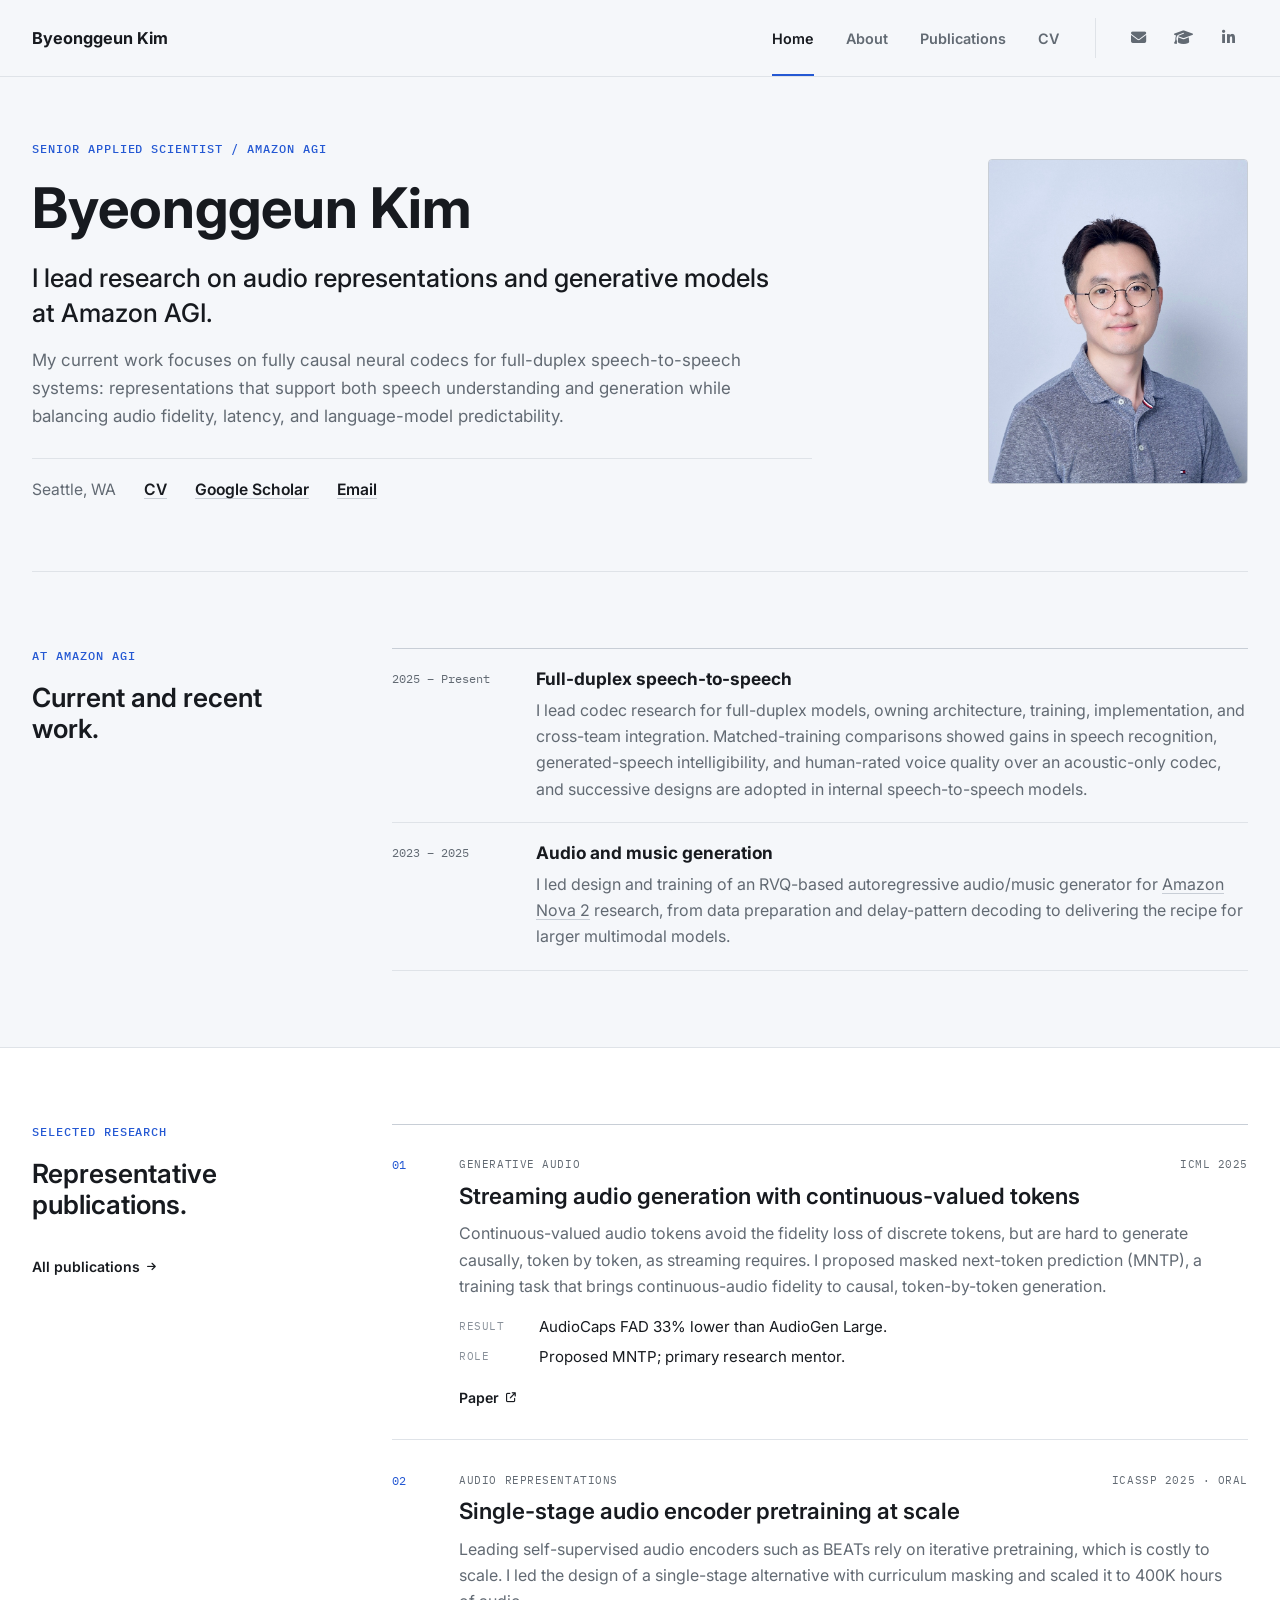
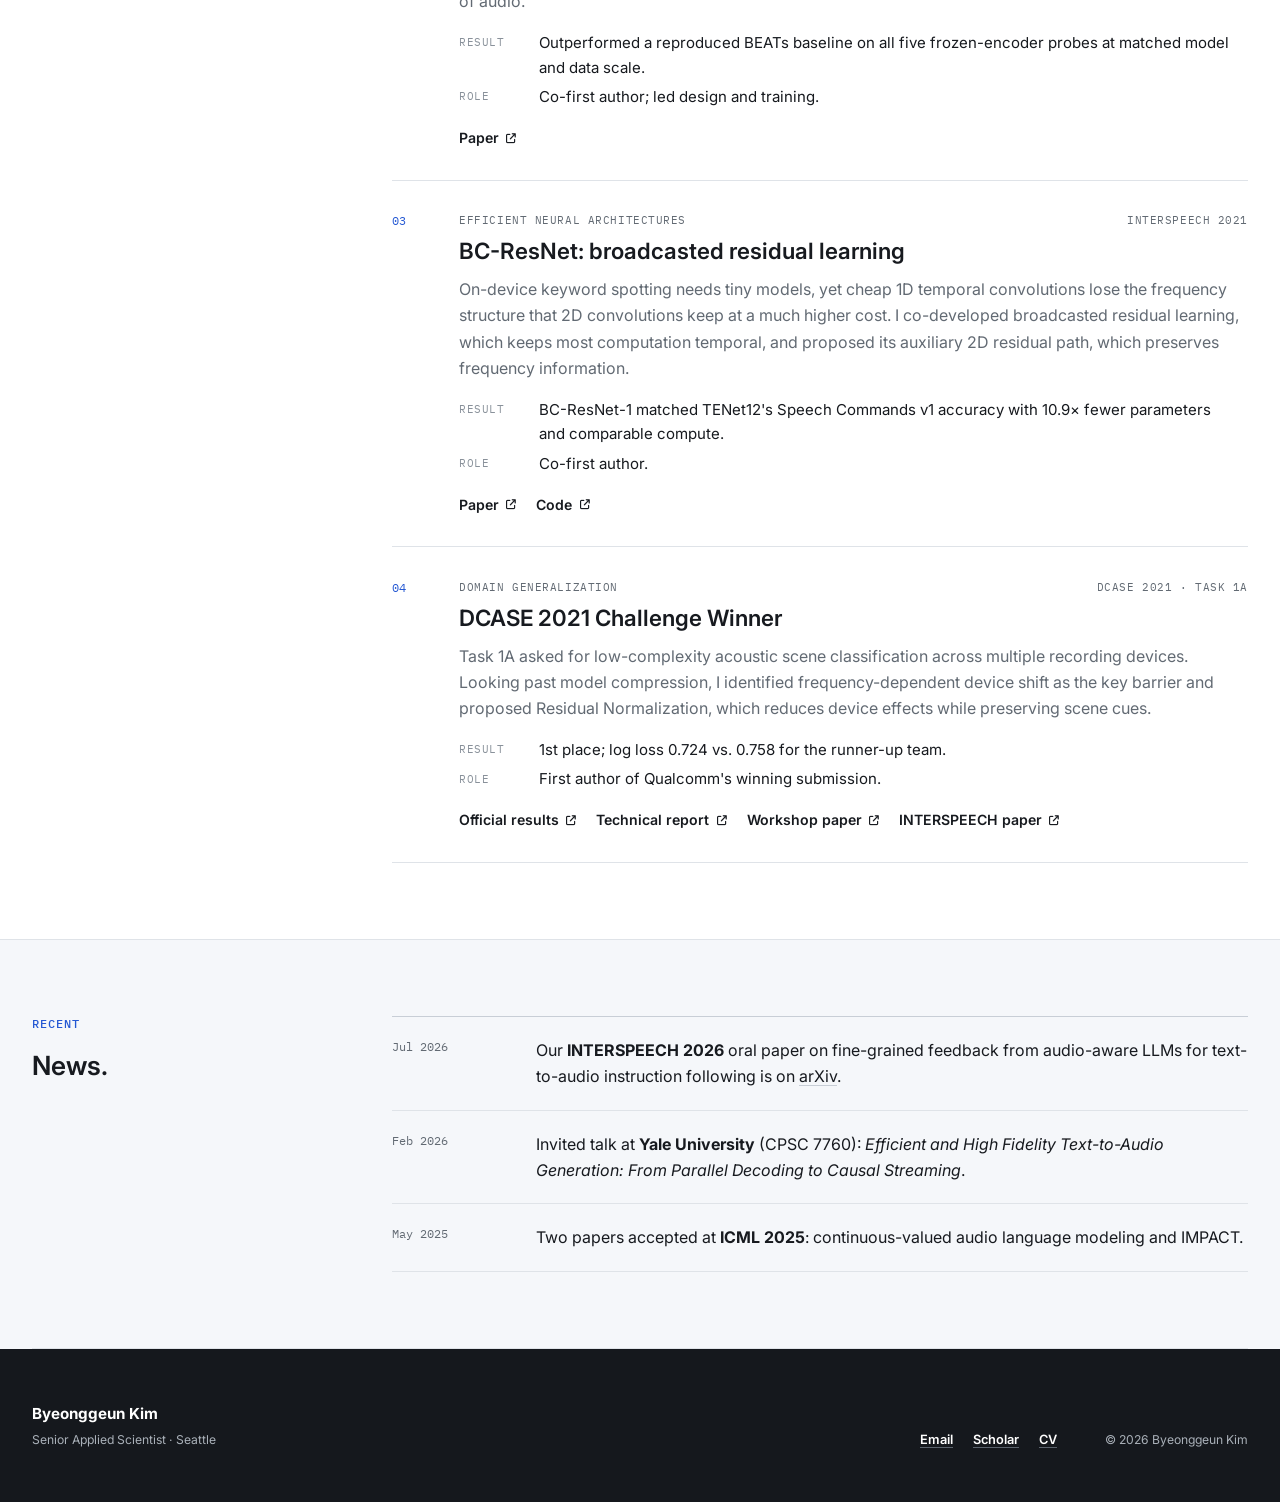
<file: index.html>
<!DOCTYPE html>
<html lang="en">
<head>
  <meta charset="UTF-8">
  <meta name="viewport" content="width=device-width, initial-scale=1.0">
  <title>Byeonggeun Kim</title>
  <meta name="description" content="Byeonggeun Kim — Senior Applied Scientist at Amazon AGI. Research on audio representations and generative models, including fully causal neural codecs for full-duplex speech-to-speech.">
  <link rel="icon" type="image/jpeg" href="assets/favicon.jpg">
  <meta property="og:type" content="website">
  <meta property="og:title" content="Byeonggeun Kim">
  <meta property="og:description" content="Senior Applied Scientist at Amazon AGI — audio representations, generative audio, and neural codecs for full-duplex speech-to-speech.">
  <meta property="og:image" content="https://byeonggeunkim.github.io/assets/og-image.jpg">
  <meta property="og:url" content="https://byeonggeunkim.github.io/">
  <meta name="twitter:card" content="summary">
  <link rel="stylesheet" href="assets/style.css?v=20260923">
  <link rel="stylesheet" href="https://cdnjs.cloudflare.com/ajax/libs/font-awesome/6.5.1/css/all.min.css">
  <!-- Google Analytics (GA4) -->
  <script async src="https://www.googletagmanager.com/gtag/js?id=G-7Q4RNB01KZ"></script>
  <script>
    window.dataLayer = window.dataLayer || [];
    function gtag(){dataLayer.push(arguments);}
    gtag('js', new Date());
    gtag('config', 'G-7Q4RNB01KZ');
  </script>
</head>
<body>
<header class="site-header">
  <nav class="nav-bar" aria-label="Primary navigation">
    <a class="nav-brand" href="index.html" aria-current="page">Byeonggeun Kim</a>
    <button class="hamburger" type="button" aria-expanded="false" aria-controls="primary-navigation">
      <span class="sr-only">Toggle navigation</span>
      <svg viewBox="0 0 24 24" fill="none" stroke-width="2" stroke-linecap="round" aria-hidden="true">
        <line x1="4" y1="7" x2="20" y2="7"></line>
        <line x1="4" y1="12" x2="20" y2="12"></line>
        <line x1="4" y1="17" x2="20" y2="17"></line>
      </svg>
    </button>
    <div class="nav-panel" id="primary-navigation">
      <div class="nav-links">
        <a href="index.html" class="active" aria-current="page">Home</a>
        <a href="about.html">About</a>
        <a href="publications.html">Publications</a>
        <a href="assets/BGKim_CV.pdf" target="_blank" rel="noopener">CV</a>
      </div>
      <div class="social" aria-label="External profiles">
        <a href="mailto:bungkun1349@gmail.com" aria-label="Email" title="Email"><i class="fa-solid fa-envelope" aria-hidden="true"></i></a>
        <a href="https://scholar.google.com/citations?user=Pee89n0AAAAJ&amp;hl=en" target="_blank" rel="noopener" aria-label="Google Scholar" title="Google Scholar"><i class="fa-solid fa-graduation-cap" aria-hidden="true"></i></a>
        <a href="https://www.linkedin.com/in/byeonggeun-kim-b8112a194/" target="_blank" rel="noopener" aria-label="LinkedIn" title="LinkedIn"><i class="fa-brands fa-linkedin-in" aria-hidden="true"></i></a>
      </div>
    </div>
  </nav>
</header>

<main>
  <section class="hero shell">
    <div class="hero-copy">
      <p class="eyebrow">Senior Applied Scientist <span aria-hidden="true">/</span> Amazon AGI</p>
      <h1>Byeonggeun Kim</h1>
      <p class="hero-lead">I lead research on audio representations and generative models at Amazon AGI.</p>
      <p class="hero-summary">My current work focuses on fully causal neural codecs for full-duplex speech-to-speech systems: representations that support both speech understanding and generation while balancing audio fidelity, latency, and language-model predictability.</p>
      <div class="hero-links">
        <span>Seattle, WA</span>
        <a href="assets/BGKim_CV.pdf" target="_blank" rel="noopener">CV</a>
        <a href="https://scholar.google.com/citations?user=Pee89n0AAAAJ&amp;hl=en" target="_blank" rel="noopener">Google Scholar</a>
        <a href="mailto:bungkun1349@gmail.com">Email</a>
      </div>
    </div>
    <figure class="portrait">
      <img src="assets/portrait.jpg" alt="Portrait of Byeonggeun Kim" width="1029" height="1029">
    </figure>
  </section>

  <section class="content-section shell" id="current-work">
    <div class="section-layout">
      <header class="section-heading section-heading-compact">
        <p class="eyebrow">At Amazon AGI</p>
        <h2>Current and recent work.</h2>
      </header>
      <ol class="track-list">
        <li>
          <time>2025 – Present</time>
          <div>
            <h3>Full-duplex speech-to-speech</h3>
            <p>I lead codec research for full-duplex models, owning architecture, training, implementation, and cross-team integration. Matched-training comparisons showed gains in speech recognition, generated-speech intelligibility, and human-rated voice quality over an acoustic-only codec, and successive designs are adopted in internal speech-to-speech models.</p>
          </div>
        </li>
        <li>
          <time>2023 – 2025</time>
          <div>
            <h3>Audio and music generation</h3>
            <p>I led design and training of an RVQ-based autoregressive audio/music generator for <a href="https://www.amazon.science/publications/amazon-nova-2-multimodal-reasoning-and-generation-models" target="_blank" rel="noopener">Amazon Nova 2</a> research, from data preparation and delay-pattern decoding to delivering the recipe for larger multimodal models.</p>
          </div>
        </li>
      </ol>
    </div>
  </section>

  <section class="work-band" id="selected-research">
    <div class="shell section-layout">
      <header class="section-heading section-heading-compact">
        <p class="eyebrow">Selected research</p>
        <h2>Representative publications.</h2>
        <a class="text-action" href="publications.html">All publications <i class="fa-solid fa-arrow-right" aria-hidden="true"></i></a>
      </header>
      <div class="work-list">
        <article class="work-item">
          <div class="work-number">01</div>
          <div class="work-body">
            <p class="work-meta">Generative audio <span>ICML 2025</span></p>
            <h3><a href="https://www.amazon.science/publications/generative-audio-language-modeling-with-continuous-valued-tokens-and-masked-next-token-prediction" target="_blank" rel="noopener">Streaming audio generation with continuous-valued tokens</a></h3>
            <p>Continuous-valued audio tokens avoid the fidelity loss of discrete tokens, but are hard to generate causally, token by token, as streaming requires. I proposed masked next-token prediction (MNTP), a training task that brings continuous-audio fidelity to causal, token-by-token generation.</p>
            <dl class="work-facts">
              <dt>Result</dt>
              <dd>AudioCaps FAD 33% lower than AudioGen Large.</dd>
              <dt>Role</dt>
              <dd>Proposed MNTP; primary research mentor.</dd>
            </dl>
            <div class="resource-links">
              <a class="text-action" href="https://www.amazon.science/publications/generative-audio-language-modeling-with-continuous-valued-tokens-and-masked-next-token-prediction" target="_blank" rel="noopener">Paper <i class="fa-solid fa-arrow-up-right-from-square" aria-hidden="true"></i></a>
            </div>
          </div>
        </article>
        <article class="work-item">
          <div class="work-number">02</div>
          <div class="work-body">
            <p class="work-meta">Audio representations <span>ICASSP 2025 · Oral</span></p>
            <h3><a href="https://www.amazon.science/publications/effective-techniques-for-scaling-audio-encoder-pretraining" target="_blank" rel="noopener">Single-stage audio encoder pretraining at scale</a></h3>
            <p>Leading self-supervised audio encoders such as BEATs rely on iterative pretraining, which is costly to scale. I led the design of a single-stage alternative with curriculum masking and scaled it to 400K hours of audio.</p>
            <dl class="work-facts">
              <dt>Result</dt>
              <dd>Outperformed a reproduced BEATs baseline on all five frozen-encoder probes at matched model and data scale.</dd>
              <dt>Role</dt>
              <dd>Co-first author; led design and training.</dd>
            </dl>
            <div class="resource-links">
              <a class="text-action" href="https://www.amazon.science/publications/effective-techniques-for-scaling-audio-encoder-pretraining" target="_blank" rel="noopener">Paper <i class="fa-solid fa-arrow-up-right-from-square" aria-hidden="true"></i></a>
            </div>
          </div>
        </article>
        <article class="work-item">
          <div class="work-number">03</div>
          <div class="work-body">
            <p class="work-meta">Efficient neural architectures <span>INTERSPEECH 2021</span></p>
            <h3><a href="https://arxiv.org/abs/2106.04140" target="_blank" rel="noopener">BC-ResNet: broadcasted residual learning</a></h3>
            <p>On-device keyword spotting needs tiny models, yet cheap 1D temporal convolutions lose the frequency structure that 2D convolutions keep at a much higher cost. I co-developed broadcasted residual learning, which keeps most computation temporal, and proposed its auxiliary 2D residual path, which preserves frequency information.</p>
            <dl class="work-facts">
              <dt>Result</dt>
              <dd>BC-ResNet-1 matched TENet12's Speech Commands v1 accuracy with 10.9× fewer parameters and comparable compute.</dd>
              <dt>Role</dt>
              <dd>Co-first author.</dd>
            </dl>
            <div class="resource-links">
              <a class="text-action" href="https://arxiv.org/abs/2106.04140" target="_blank" rel="noopener">Paper <i class="fa-solid fa-arrow-up-right-from-square" aria-hidden="true"></i></a>
              <a class="text-action" href="https://github.com/Qualcomm-AI-research/bcresnet" target="_blank" rel="noopener">Code <i class="fa-solid fa-arrow-up-right-from-square" aria-hidden="true"></i></a>
            </div>
          </div>
        </article>
        <article class="work-item" id="dcase-work">
          <div class="work-number">04</div>
          <div class="work-body">
            <p class="work-meta">Domain generalization <span>DCASE 2021 · Task 1A</span></p>
            <h3><a href="https://dcase.community/challenge2021/task-acoustic-scene-classification-results-a#teams-ranking" target="_blank" rel="noopener">DCASE 2021 Challenge Winner</a></h3>
            <p>Task 1A asked for low-complexity acoustic scene classification across multiple recording devices. Looking past model compression, I identified frequency-dependent device shift as the key barrier and proposed Residual Normalization, which reduces device effects while preserving scene cues.</p>
            <dl class="work-facts">
              <dt>Result</dt>
              <dd>1st place; log loss 0.724 vs. 0.758 for the runner-up team.</dd>
              <dt>Role</dt>
              <dd>First author of Qualcomm's winning submission.</dd>
            </dl>
            <div class="resource-links">
              <a class="text-action" href="https://dcase.community/challenge2021/task-acoustic-scene-classification-results-a#teams-ranking" target="_blank" rel="noopener">Official results <i class="fa-solid fa-arrow-up-right-from-square" aria-hidden="true"></i></a>
              <a class="text-action" href="https://dcase.community/documents/challenge2021/technical_reports/DCASE2021_Kim_36_t1.pdf" target="_blank" rel="noopener">Technical report <i class="fa-solid fa-arrow-up-right-from-square" aria-hidden="true"></i></a>
              <a class="text-action" href="https://dcase.community/documents/workshop2021/proceedings/DCASE2021Workshop_Kim_12.pdf" target="_blank" rel="noopener">Workshop paper <i class="fa-solid fa-arrow-up-right-from-square" aria-hidden="true"></i></a>
              <a class="text-action" href="https://arxiv.org/abs/2206.12513" target="_blank" rel="noopener">INTERSPEECH paper <i class="fa-solid fa-arrow-up-right-from-square" aria-hidden="true"></i></a>
            </div>
          </div>
        </article>
      </div>
    </div>
  </section>

  <section class="news-section shell">
    <div class="section-layout">
      <header class="section-heading section-heading-compact">
        <p class="eyebrow">Recent</p>
        <h2>News.</h2>
      </header>
      <ol class="news-list">
        <li>
          <time datetime="2026-07">Jul 2026</time>
          <p>Our <strong>INTERSPEECH 2026</strong> oral paper on fine-grained feedback from audio-aware LLMs for text-to-audio instruction following is on <a href="https://arxiv.org/abs/2607.13408" target="_blank" rel="noopener">arXiv</a>.</p>
        </li>
        <li>
          <time datetime="2026-02">Feb 2026</time>
          <p>Invited talk at <strong>Yale University</strong> (CPSC 7760): <em>Efficient and High Fidelity Text-to-Audio Generation: From Parallel Decoding to Causal Streaming</em>.</p>
        </li>
        <li>
          <time datetime="2025-05">May 2025</time>
          <p>Two papers accepted at <strong>ICML 2025</strong>: continuous-valued audio language modeling and IMPACT.</p>
        </li>
      </ol>
    </div>
  </section>
</main>

<footer class="footer">
  <div class="shell footer-inner">
    <div>
      <strong>Byeonggeun Kim</strong>
      <span>Senior Applied Scientist · Seattle</span>
    </div>
    <div class="footer-links">
      <a href="mailto:bungkun1349@gmail.com">Email</a>
      <a href="https://scholar.google.com/citations?user=Pee89n0AAAAJ&amp;hl=en" target="_blank" rel="noopener">Scholar</a>
      <a href="assets/BGKim_CV.pdf" target="_blank" rel="noopener">CV</a>
    </div>
    <div class="copyright">&copy; 2026 Byeonggeun Kim</div>
  </div>
</footer>

<script src="assets/script.js?v=20260807"></script>
</body>
</html>
</file>
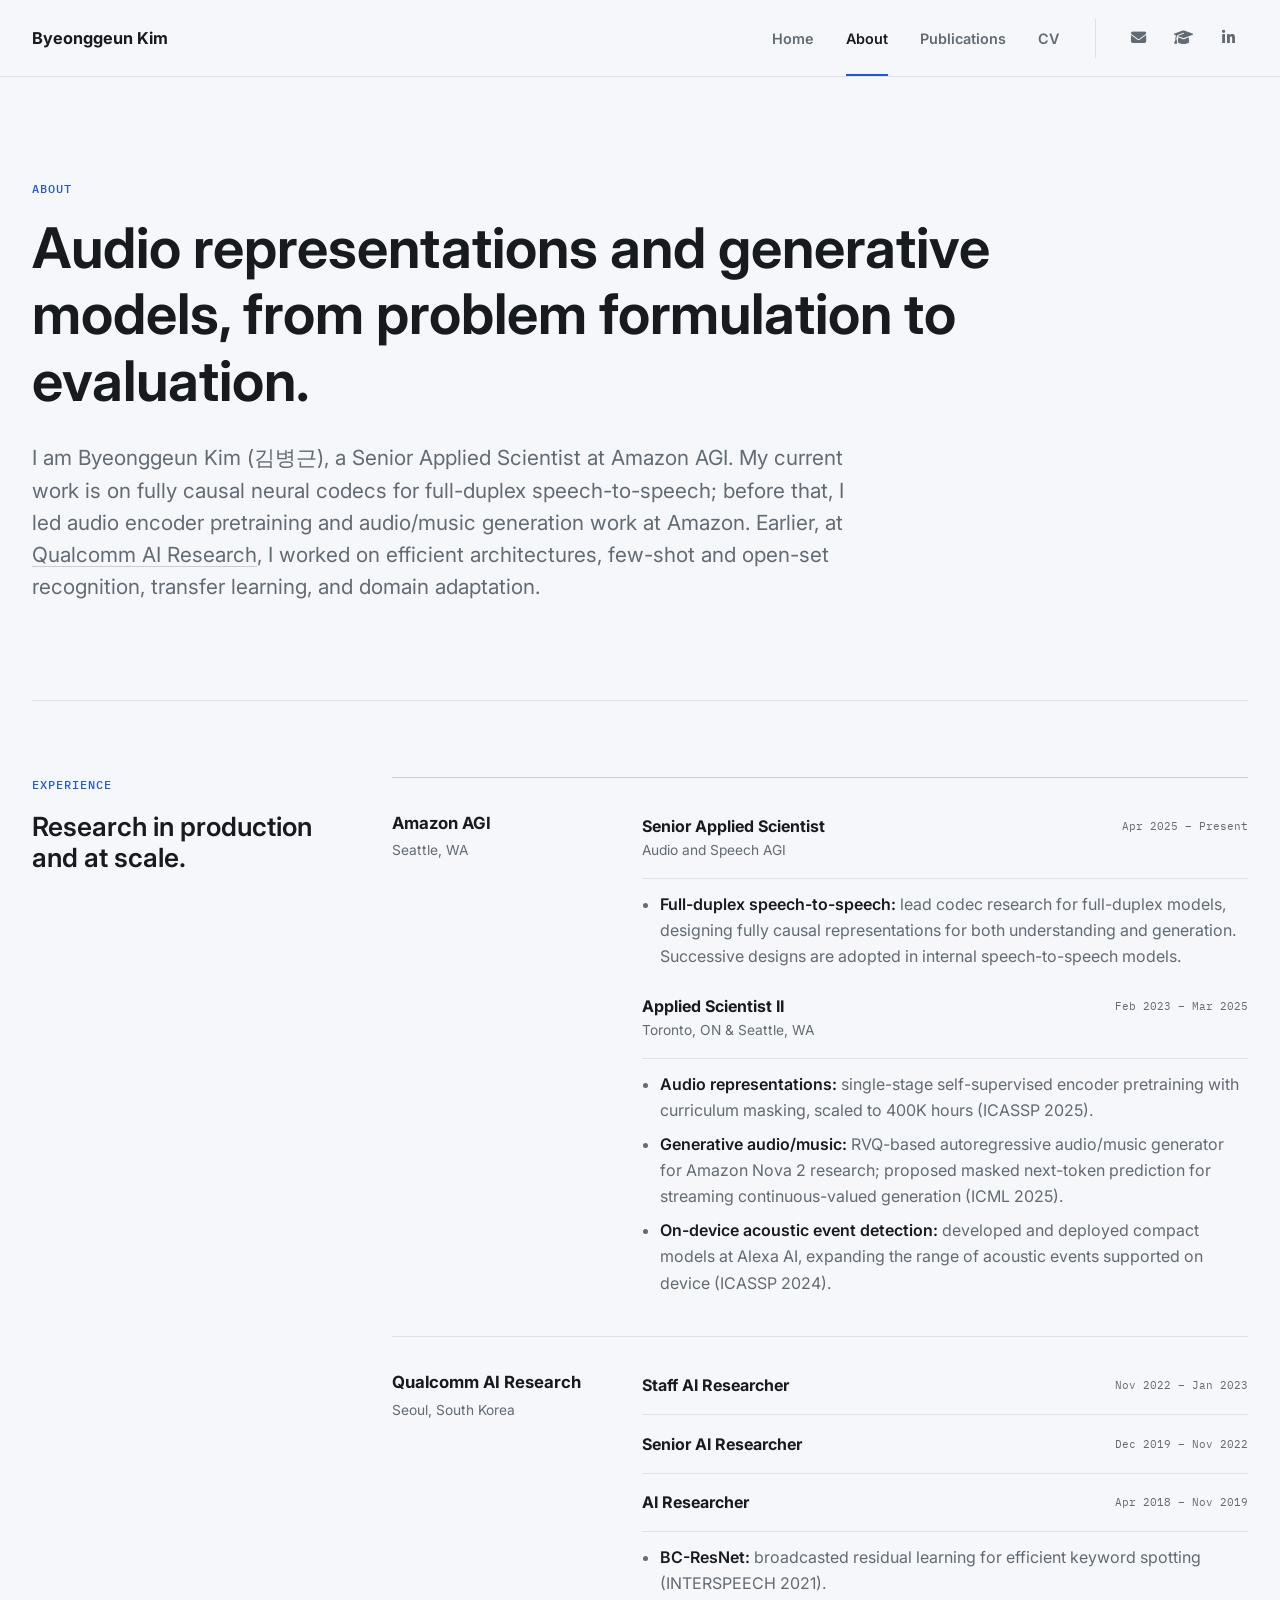
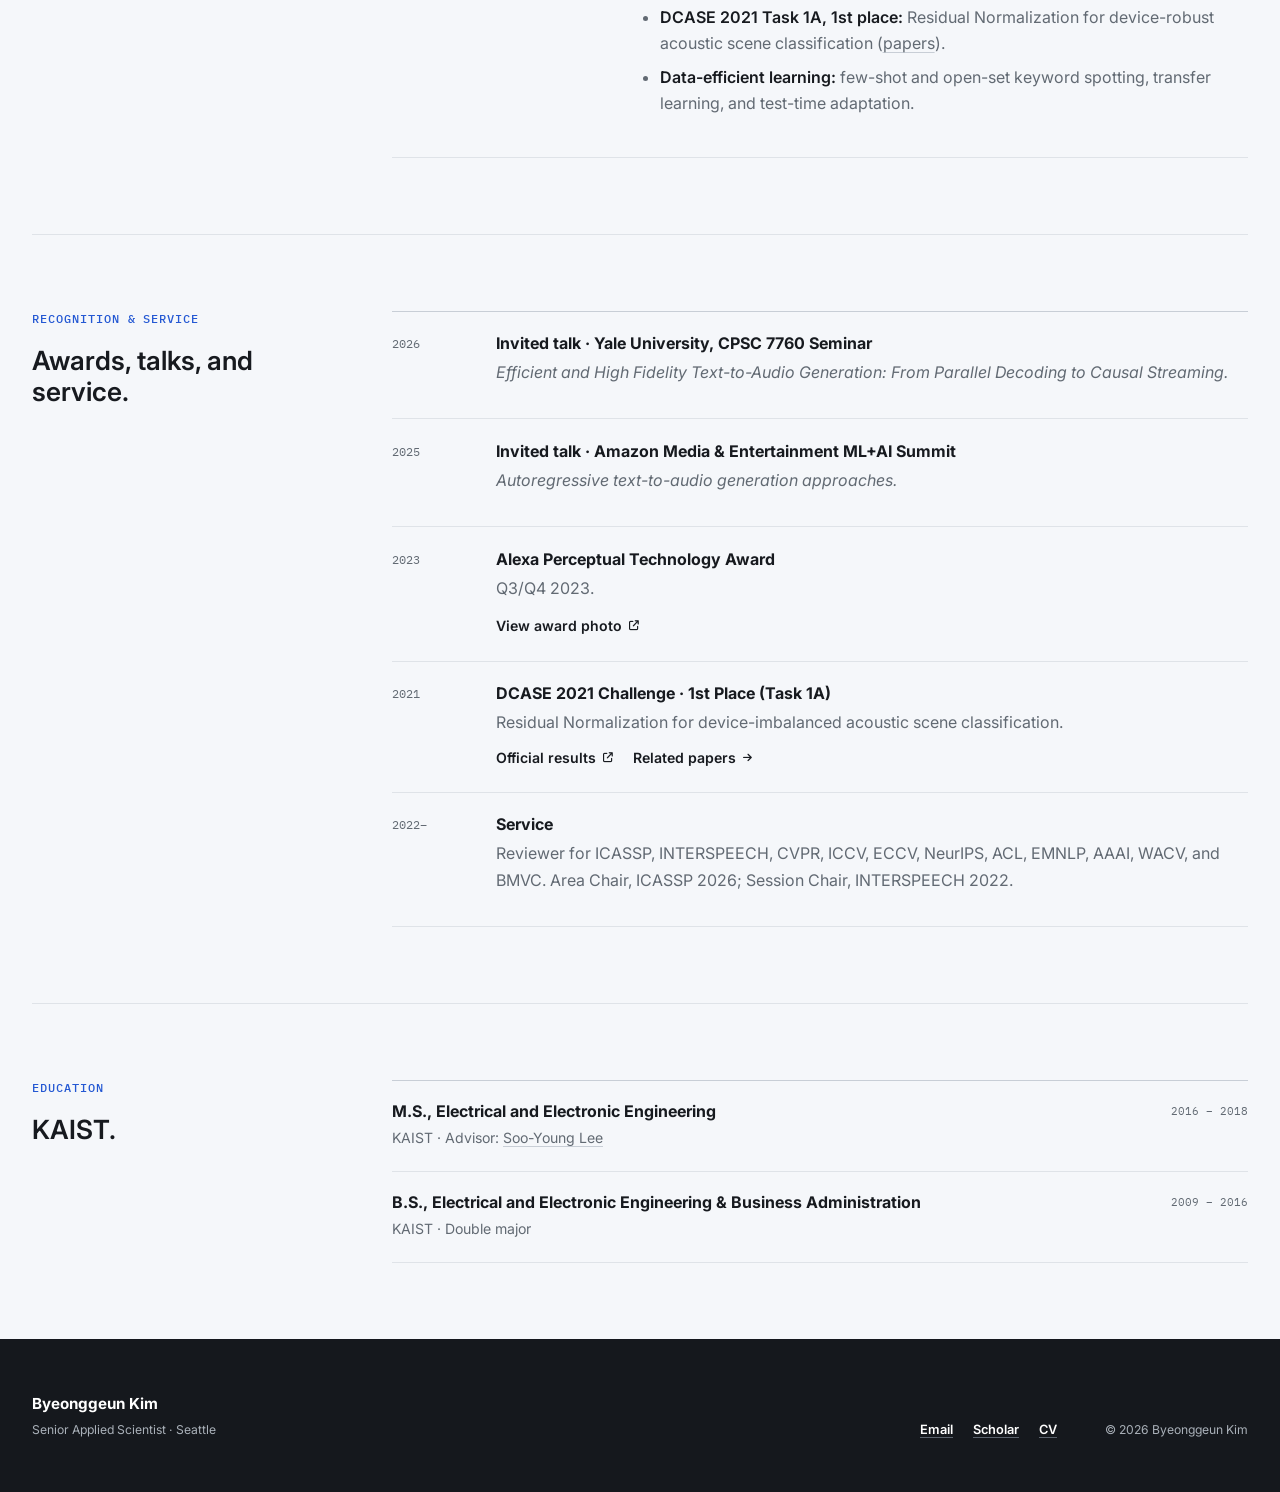
<file: about.html>
<!DOCTYPE html>
<html lang="en">
<head>
  <meta charset="UTF-8">
  <meta name="viewport" content="width=device-width, initial-scale=1.0">
  <title>About — Byeonggeun Kim</title>
  <meta name="description" content="About Byeonggeun Kim — Senior Applied Scientist at Amazon AGI working on audio representations and generative models.">
  <link rel="icon" type="image/jpeg" href="assets/favicon.jpg">
  <meta property="og:type" content="profile">
  <meta property="og:title" content="About — Byeonggeun Kim">
  <meta property="og:description" content="Senior Applied Scientist at Amazon AGI working on audio representations and generative models.">
  <meta property="og:image" content="https://byeonggeunkim.github.io/assets/og-image.jpg">
  <meta property="og:url" content="https://byeonggeunkim.github.io/about.html">
  <meta name="twitter:card" content="summary">
  <link rel="stylesheet" href="assets/style.css?v=20260923">
  <link rel="stylesheet" href="https://cdnjs.cloudflare.com/ajax/libs/font-awesome/6.5.1/css/all.min.css">
  <!-- Google Analytics (GA4) -->
  <script async src="https://www.googletagmanager.com/gtag/js?id=G-7Q4RNB01KZ"></script>
  <script>
    window.dataLayer = window.dataLayer || [];
    function gtag(){dataLayer.push(arguments);}
    gtag('js', new Date());
    gtag('config', 'G-7Q4RNB01KZ');
  </script>
</head>
<body>
<header class="site-header">
  <nav class="nav-bar" aria-label="Primary navigation">
    <a class="nav-brand" href="index.html">Byeonggeun Kim</a>
    <button class="hamburger" type="button" aria-expanded="false" aria-controls="primary-navigation">
      <span class="sr-only">Toggle navigation</span>
      <svg viewBox="0 0 24 24" fill="none" stroke-width="2" stroke-linecap="round" aria-hidden="true">
        <line x1="4" y1="7" x2="20" y2="7"></line>
        <line x1="4" y1="12" x2="20" y2="12"></line>
        <line x1="4" y1="17" x2="20" y2="17"></line>
      </svg>
    </button>
    <div class="nav-panel" id="primary-navigation">
      <div class="nav-links">
        <a href="index.html">Home</a>
        <a href="about.html" class="active" aria-current="page">About</a>
        <a href="publications.html">Publications</a>
        <a href="assets/BGKim_CV.pdf" target="_blank" rel="noopener">CV</a>
      </div>
      <div class="social" aria-label="External profiles">
        <a href="mailto:bungkun1349@gmail.com" aria-label="Email" title="Email"><i class="fa-solid fa-envelope" aria-hidden="true"></i></a>
        <a href="https://scholar.google.com/citations?user=Pee89n0AAAAJ&amp;hl=en" target="_blank" rel="noopener" aria-label="Google Scholar" title="Google Scholar"><i class="fa-solid fa-graduation-cap" aria-hidden="true"></i></a>
        <a href="https://www.linkedin.com/in/byeonggeun-kim-b8112a194/" target="_blank" rel="noopener" aria-label="LinkedIn" title="LinkedIn"><i class="fa-brands fa-linkedin-in" aria-hidden="true"></i></a>
      </div>
    </div>
  </nav>
</header>

<main>
  <section class="page-hero shell">
    <p class="eyebrow">About</p>
    <h1>Audio representations and generative models, from problem formulation to evaluation.</h1>
    <p class="page-lead">I am Byeonggeun Kim (김병근), a Senior Applied Scientist at Amazon AGI. My current work is on fully causal neural codecs for full-duplex speech-to-speech; before that, I led audio encoder pretraining and audio/music generation work at Amazon. Earlier, at <a href="https://www.qualcomm.com/research/artificial-intelligence" target="_blank" rel="noopener">Qualcomm AI Research</a>, I worked on efficient architectures, few-shot and open-set recognition, transfer learning, and domain adaptation.</p>
  </section>

  <section class="content-section shell">
    <div class="section-layout">
      <header class="section-heading section-heading-compact">
        <p class="eyebrow">Experience</p>
        <h2>Research in production and at scale.</h2>
      </header>
      <div class="experience-list">
        <article class="experience-item">
          <div class="experience-org">
            <h3>Amazon AGI</h3>
            <p>Seattle, WA</p>
          </div>
          <div class="experience-body">
            <div class="role">
              <div>
                <h4>Senior Applied Scientist</h4>
                <p>Audio and Speech AGI</p>
              </div>
              <time datetime="2025-04">Apr 2025 – Present</time>
            </div>
            <ul class="role-points">
              <li><strong>Full-duplex speech-to-speech:</strong> lead codec research for full-duplex models, designing fully causal representations for both understanding and generation. Successive designs are adopted in internal speech-to-speech models.</li>
            </ul>
            <div class="role">
              <div>
                <h4>Applied Scientist II</h4>
                <p>Toronto, ON &amp; Seattle, WA</p>
              </div>
              <time>Feb 2023 – Mar 2025</time>
            </div>
            <ul class="role-points">
              <li><strong>Audio representations:</strong> single-stage self-supervised encoder pretraining with curriculum masking, scaled to 400K hours (ICASSP 2025).</li>
              <li><strong>Generative audio/music:</strong> RVQ-based autoregressive audio/music generator for Amazon Nova 2 research; proposed masked next-token prediction for streaming continuous-valued generation (ICML 2025).</li>
              <li><strong>On-device acoustic event detection:</strong> developed and deployed compact models at Alexa AI, expanding the range of acoustic events supported on device (ICASSP 2024).</li>
            </ul>
          </div>
        </article>
        <article class="experience-item">
          <div class="experience-org">
            <h3>Qualcomm AI Research</h3>
            <p>Seoul, South Korea</p>
          </div>
          <div class="experience-body">
            <div class="role">
              <div><h4>Staff AI Researcher</h4></div>
              <time>Nov 2022 – Jan 2023</time>
            </div>
            <div class="role">
              <div><h4>Senior AI Researcher</h4></div>
              <time>Dec 2019 – Nov 2022</time>
            </div>
            <div class="role">
              <div><h4>AI Researcher</h4></div>
              <time>Apr 2018 – Nov 2019</time>
            </div>
            <ul class="role-points">
              <li><strong>BC-ResNet:</strong> broadcasted residual learning for efficient keyword spotting (INTERSPEECH 2021).</li>
              <li><strong>DCASE 2021 Task 1A, 1st place:</strong> Residual Normalization for device-robust acoustic scene classification (<a href="publications.html#dcase2021">papers</a>).</li>
              <li><strong>Data-efficient learning:</strong> few-shot and open-set keyword spotting, transfer learning, and test-time adaptation.</li>
            </ul>
          </div>
        </article>
      </div>
    </div>
  </section>

  <section class="content-section shell">
    <div class="section-layout">
      <header class="section-heading section-heading-compact">
        <p class="eyebrow">Recognition &amp; service</p>
        <h2>Awards, talks, and service.</h2>
      </header>
      <ol class="recognition-list">
        <li>
          <time datetime="2026-02">2026</time>
          <div>
            <h3>Invited talk · Yale University, CPSC 7760 Seminar</h3>
            <p><em>Efficient and High Fidelity Text-to-Audio Generation: From Parallel Decoding to Causal Streaming.</em></p>
          </div>
        </li>
        <li>
          <time datetime="2025-09">2025</time>
          <div>
            <h3>Invited talk · Amazon Media &amp; Entertainment ML+AI Summit</h3>
            <p><em>Autoregressive text-to-audio generation approaches.</em></p>
          </div>
        </li>
        <li>
          <time>2023</time>
          <div>
            <h3>Alexa Perceptual Technology Award</h3>
            <p>Q3/Q4 2023.</p>
            <a class="text-action" href="assets/awards/alexa_apt_2023.jpg" target="_blank" rel="noopener">View award photo <i class="fa-solid fa-arrow-up-right-from-square" aria-hidden="true"></i></a>
          </div>
        </li>
        <li>
          <time>2021</time>
          <div>
            <h3>DCASE 2021 Challenge · 1st Place (Task 1A)</h3>
            <p>Residual Normalization for device-imbalanced acoustic scene classification.</p>
            <div class="resource-links">
              <a class="text-action" href="https://dcase.community/challenge2021/task-acoustic-scene-classification-results-a#teams-ranking" target="_blank" rel="noopener">Official results <i class="fa-solid fa-arrow-up-right-from-square" aria-hidden="true"></i></a>
              <a class="text-action" href="publications.html#dcase2021">Related papers <i class="fa-solid fa-arrow-right" aria-hidden="true"></i></a>
            </div>
          </div>
        </li>
        <li>
          <time>2022–</time>
          <div>
            <h3>Service</h3>
            <p>Reviewer for ICASSP, INTERSPEECH, CVPR, ICCV, ECCV, NeurIPS, ACL, EMNLP, AAAI, WACV, and BMVC. Area Chair, ICASSP 2026; Session Chair, INTERSPEECH 2022.</p>
          </div>
        </li>
      </ol>
    </div>
  </section>

  <section class="content-section shell">
    <div class="section-layout">
      <header class="section-heading section-heading-compact">
        <p class="eyebrow">Education</p>
        <h2>KAIST.</h2>
      </header>
      <div class="education-list">
        <article>
          <div>
            <h3>M.S., Electrical and Electronic Engineering</h3>
            <p>KAIST · Advisor: <a href="https://scholar.google.com/citations?user=QXGini0AAAAJ&amp;hl=en" target="_blank" rel="noopener">Soo-Young Lee</a></p>
          </div>
          <time>2016 – 2018</time>
        </article>
        <article>
          <div>
            <h3>B.S., Electrical and Electronic Engineering &amp; Business Administration</h3>
            <p>KAIST · Double major</p>
          </div>
          <time>2009 – 2016</time>
        </article>
      </div>
    </div>
  </section>
</main>

<footer class="footer">
  <div class="shell footer-inner">
    <div>
      <strong>Byeonggeun Kim</strong>
      <span>Senior Applied Scientist · Seattle</span>
    </div>
    <div class="footer-links">
      <a href="mailto:bungkun1349@gmail.com">Email</a>
      <a href="https://scholar.google.com/citations?user=Pee89n0AAAAJ&amp;hl=en" target="_blank" rel="noopener">Scholar</a>
      <a href="assets/BGKim_CV.pdf" target="_blank" rel="noopener">CV</a>
    </div>
    <div class="copyright">&copy; 2026 Byeonggeun Kim</div>
  </div>
</footer>

<script src="assets/script.js?v=20260807"></script>
</body>
</html>
</file>
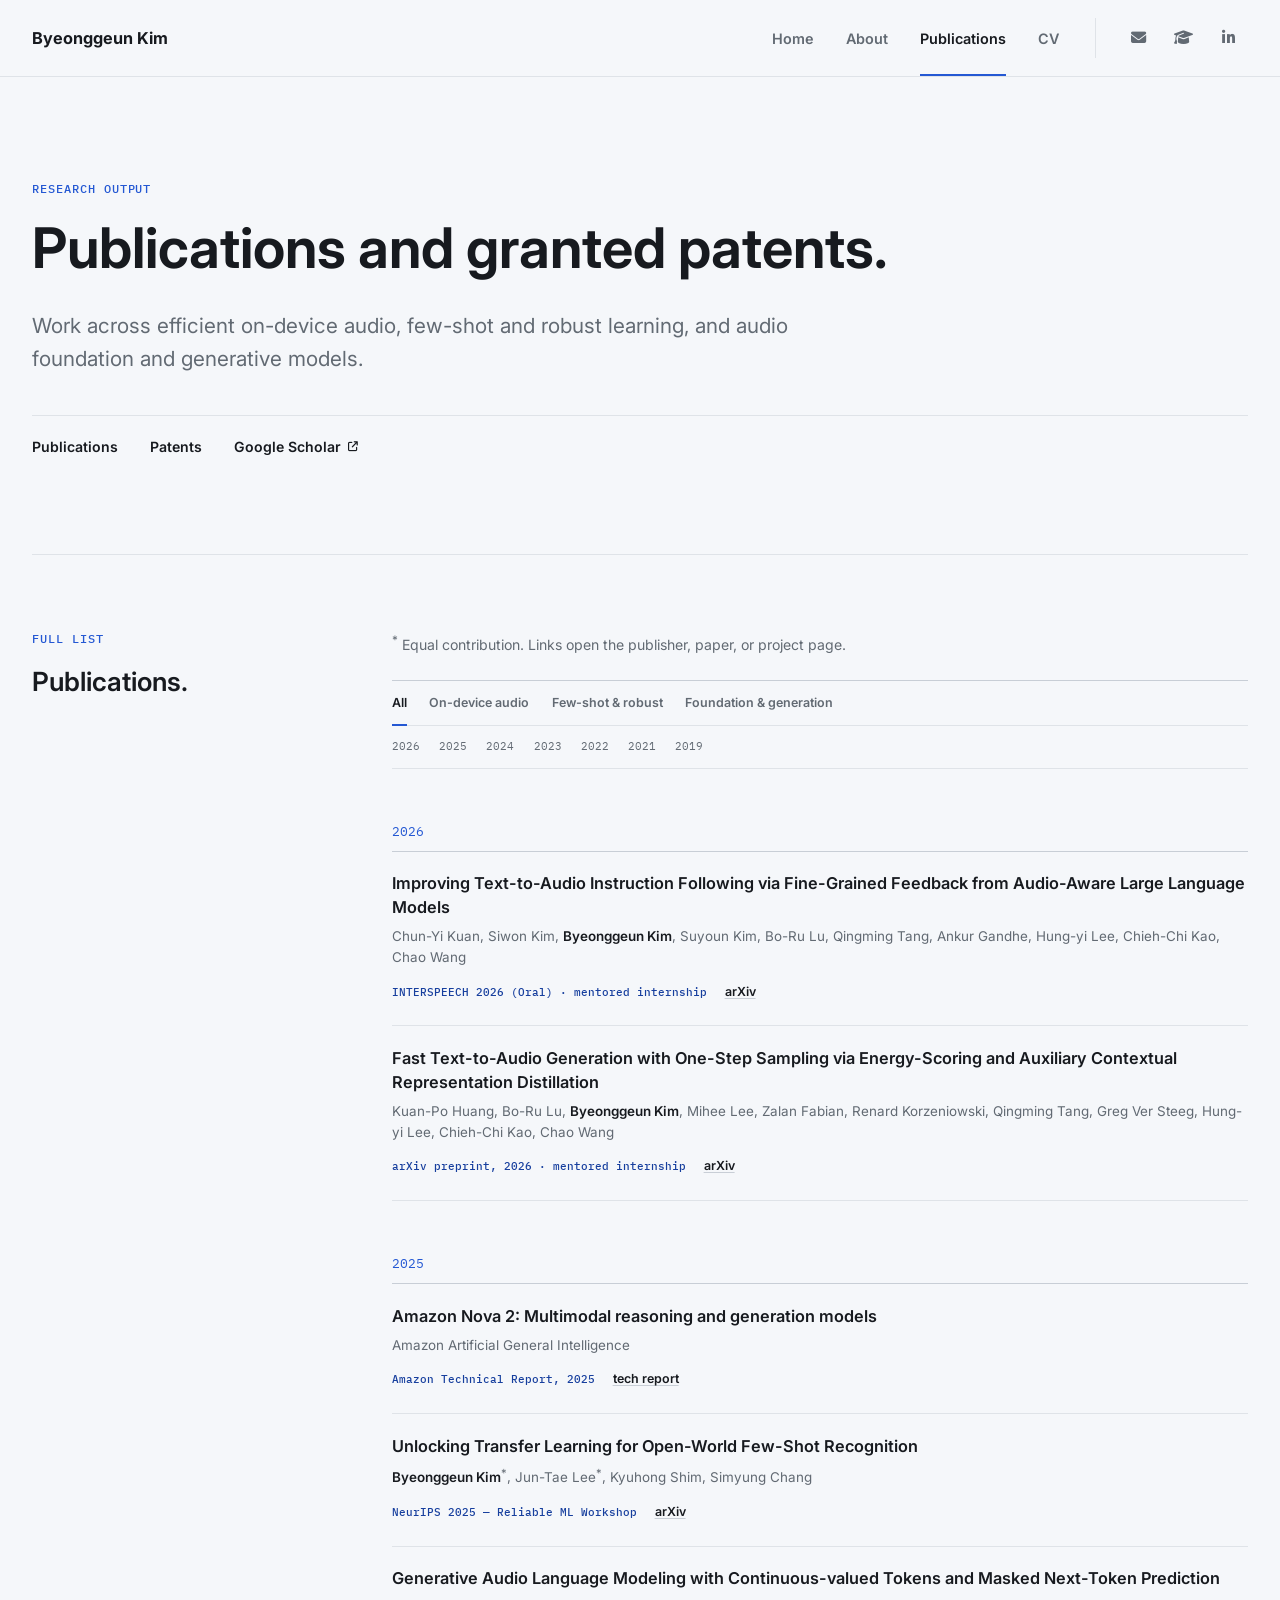
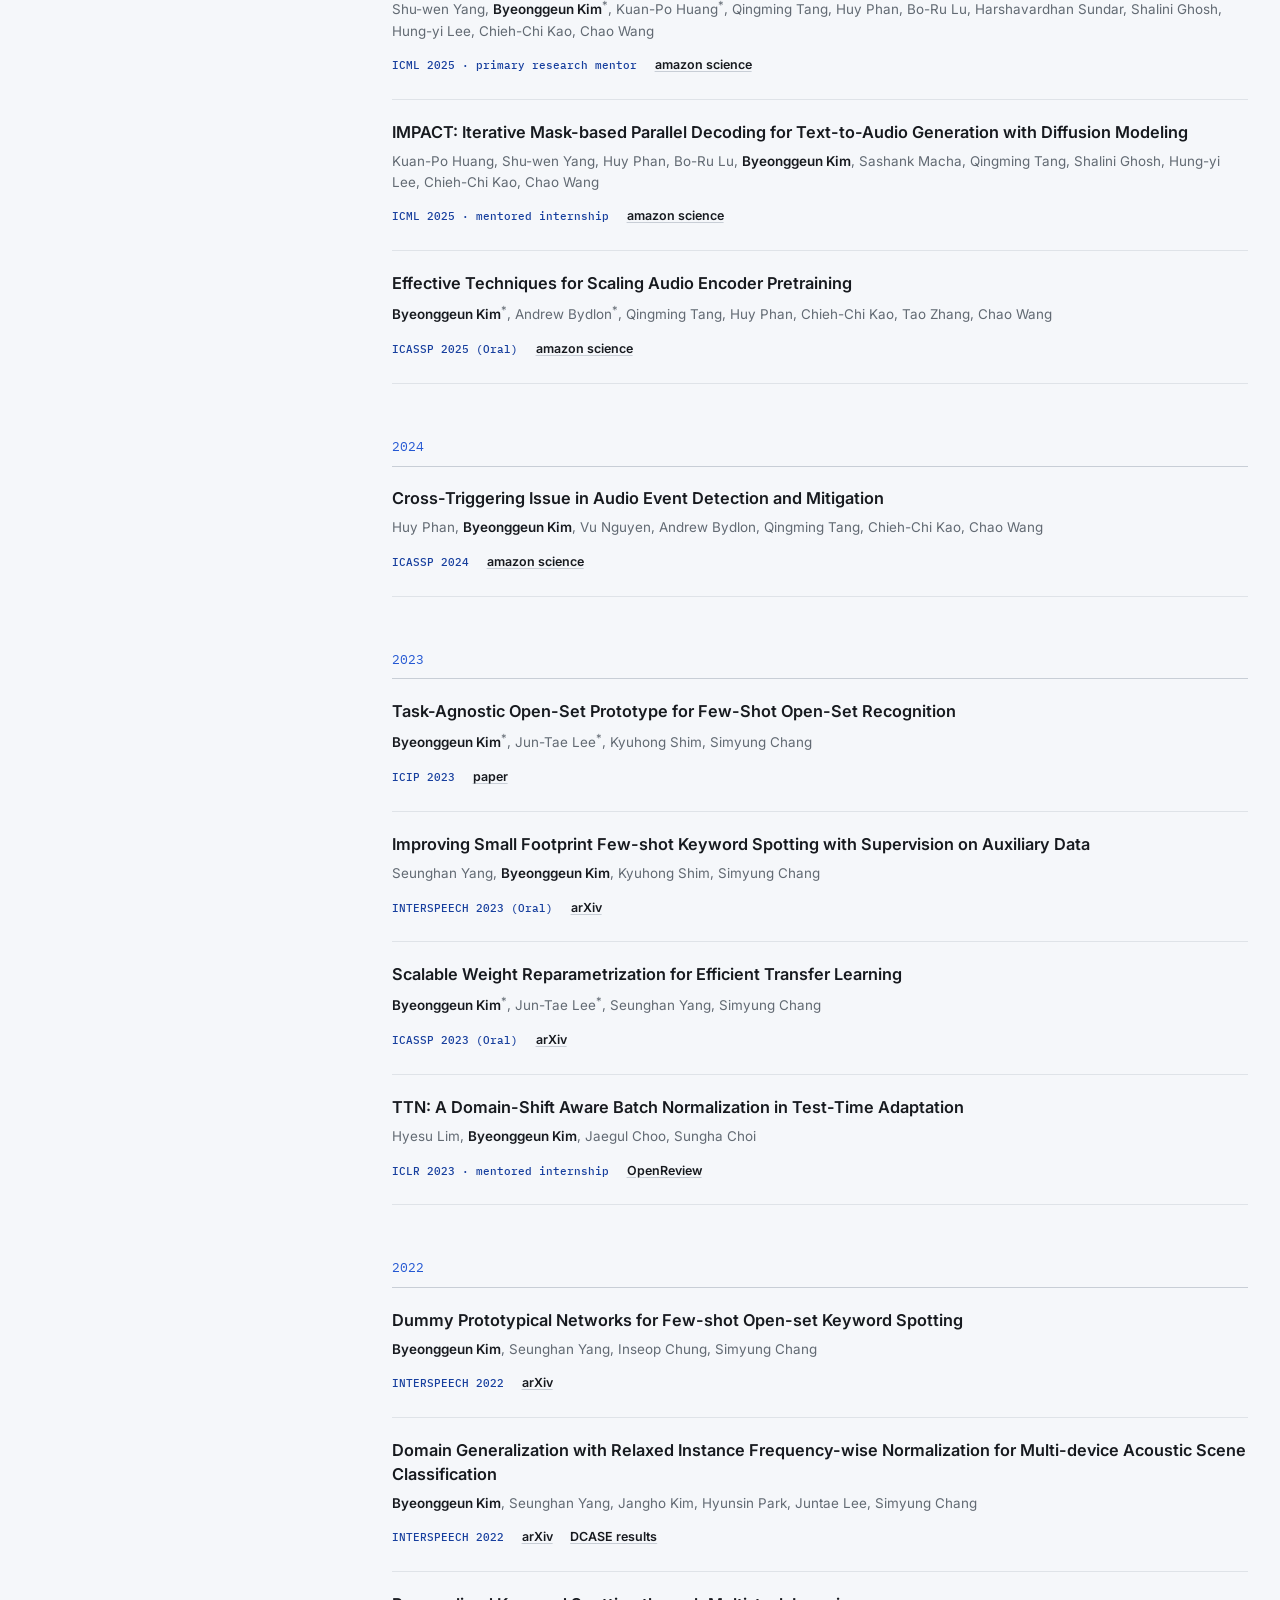
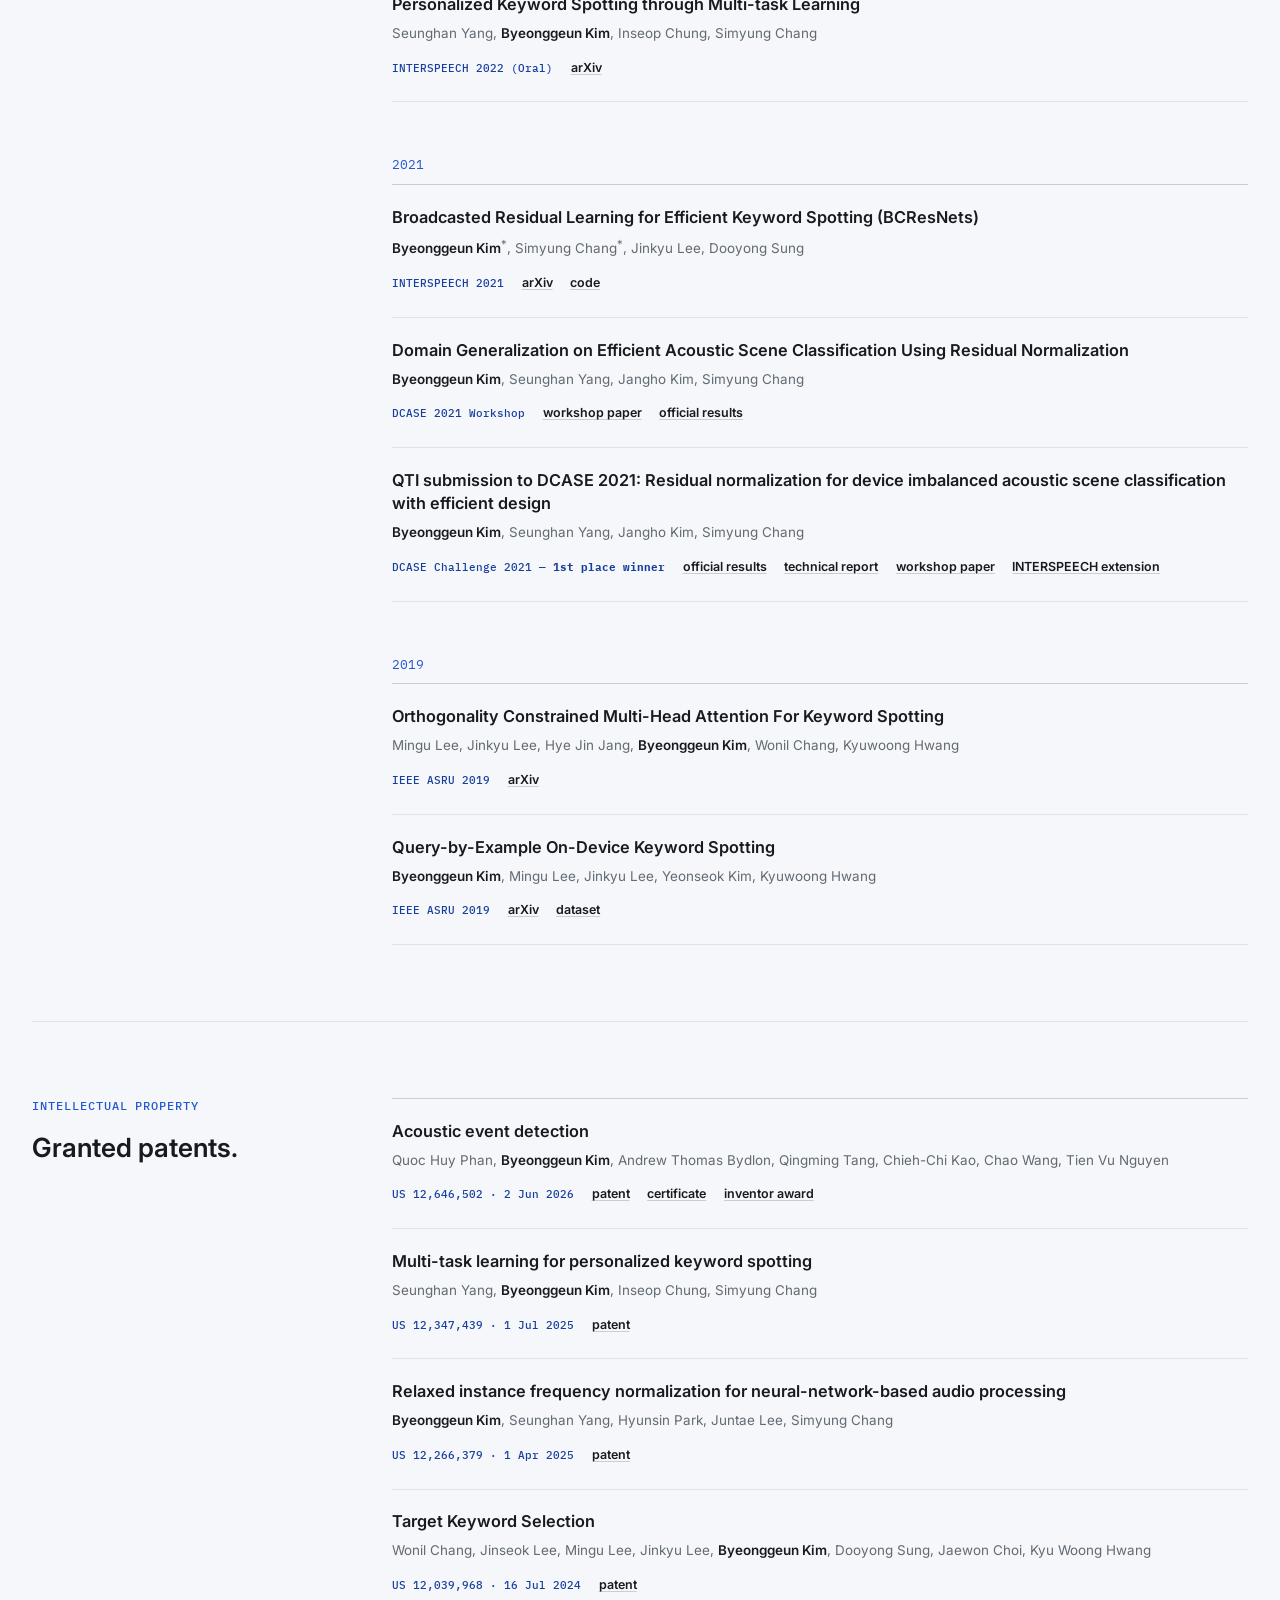
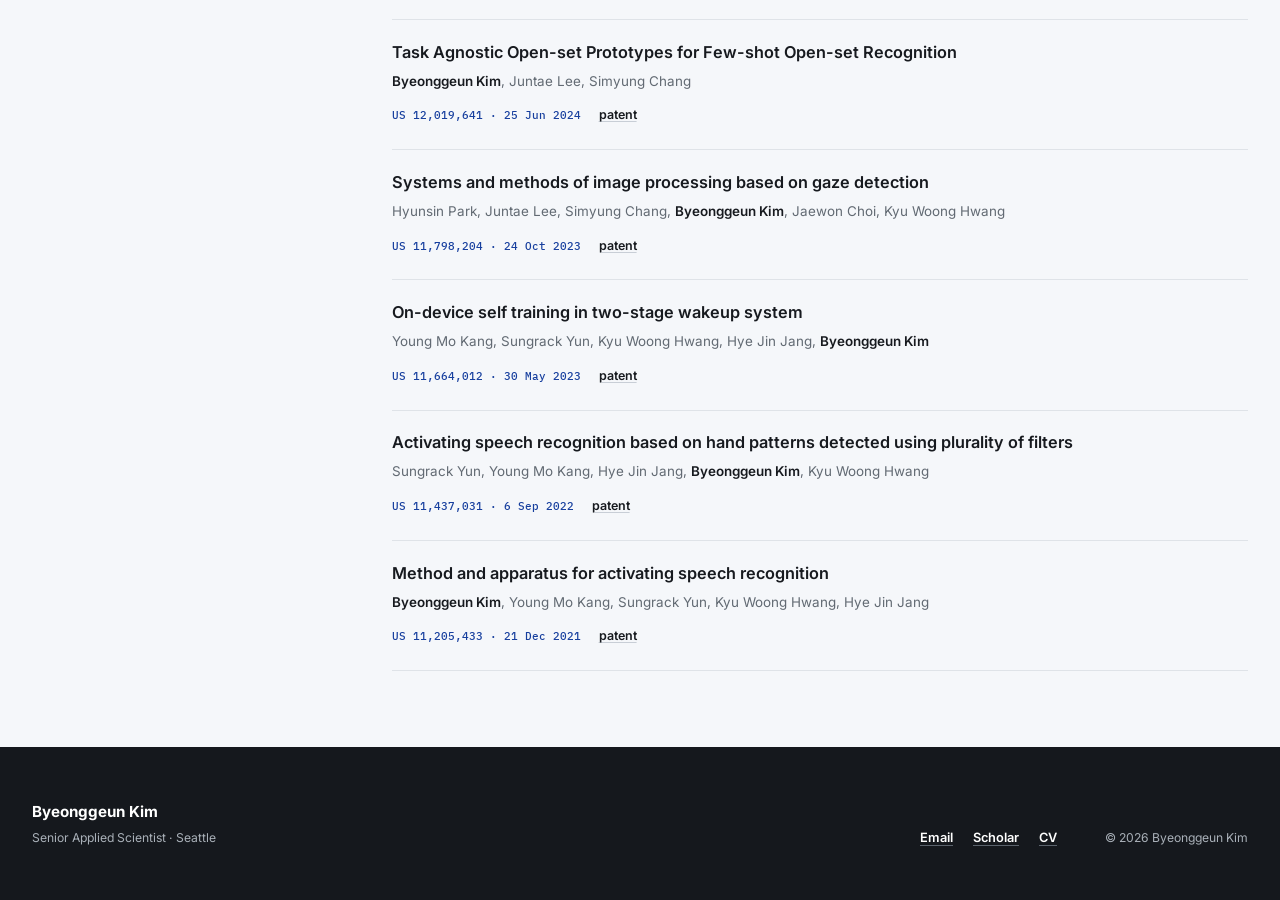
<file: publications.html>
<!DOCTYPE html>
<html lang="en">
<head>
  <meta charset="UTF-8">
  <meta name="viewport" content="width=device-width, initial-scale=1.0">
  <title>Publications &amp; Patents — Byeonggeun Kim</title>
  <meta name="description" content="Publications and granted patents by Byeonggeun Kim — audio generation, audio encoders, keyword spotting, acoustic scene classification.">
  <link rel="icon" type="image/jpeg" href="assets/favicon.jpg">
  <meta property="og:type" content="website">
  <meta property="og:title" content="Publications &amp; Patents — Byeonggeun Kim">
  <meta property="og:description" content="Selected publications and granted patents.">
  <meta property="og:image" content="https://byeonggeunkim.github.io/assets/og-image.jpg">
  <meta property="og:url" content="https://byeonggeunkim.github.io/publications.html">
  <meta name="twitter:card" content="summary">
  <link rel="stylesheet" href="assets/style.css?v=20260923">
  <link rel="stylesheet" href="https://cdnjs.cloudflare.com/ajax/libs/font-awesome/6.5.1/css/all.min.css">
  <!-- Google Analytics (GA4) -->
  <script async src="https://www.googletagmanager.com/gtag/js?id=G-7Q4RNB01KZ"></script>
  <script>
    window.dataLayer = window.dataLayer || [];
    function gtag(){dataLayer.push(arguments);}
    gtag('js', new Date());
    gtag('config', 'G-7Q4RNB01KZ');
  </script>
</head>
<body>

<header class="site-header">
  <nav class="nav-bar" aria-label="Primary navigation">
    <a class="nav-brand" href="index.html">Byeonggeun Kim</a>
    <button class="hamburger" type="button" aria-expanded="false" aria-controls="primary-navigation">
      <span class="sr-only">Toggle navigation</span>
      <svg viewBox="0 0 24 24" fill="none" stroke-width="2" stroke-linecap="round" aria-hidden="true">
        <line x1="4" y1="7" x2="20" y2="7"></line>
        <line x1="4" y1="12" x2="20" y2="12"></line>
        <line x1="4" y1="17" x2="20" y2="17"></line>
      </svg>
    </button>
    <div class="nav-panel" id="primary-navigation">
      <div class="nav-links">
        <a href="index.html">Home</a>
        <a href="about.html">About</a>
        <a href="publications.html" class="active" aria-current="page">Publications</a>
        <a href="assets/BGKim_CV.pdf" target="_blank" rel="noopener">CV</a>
      </div>
      <div class="social" aria-label="External profiles">
        <a href="mailto:bungkun1349@gmail.com" aria-label="Email" title="Email"><i class="fa-solid fa-envelope" aria-hidden="true"></i></a>
        <a href="https://scholar.google.com/citations?user=Pee89n0AAAAJ&amp;hl=en" target="_blank" rel="noopener" aria-label="Google Scholar" title="Google Scholar"><i class="fa-solid fa-graduation-cap" aria-hidden="true"></i></a>
        <a href="https://www.linkedin.com/in/byeonggeun-kim-b8112a194/" target="_blank" rel="noopener" aria-label="LinkedIn" title="LinkedIn"><i class="fa-brands fa-linkedin-in" aria-hidden="true"></i></a>
      </div>
    </div>
  </nav>
</header>

<main>
  <section class="page-hero shell">
    <p class="eyebrow">Research output</p>
    <h1>Publications and granted patents.</h1>
    <p class="page-lead">Work across efficient on-device audio, few-shot and robust learning, and audio foundation and generative models.</p>
    <div class="page-actions" aria-label="Page sections">
      <a href="#publications">Publications</a>
      <a href="#patents">Patents</a>
      <a href="https://scholar.google.com/citations?user=Pee89n0AAAAJ&amp;hl=en" target="_blank" rel="noopener">Google Scholar <i class="fa-solid fa-arrow-up-right-from-square" aria-hidden="true"></i></a>
    </div>
  </section>

  <section class="content-section shell" id="publications">
    <div class="section-layout">
      <header class="section-heading section-heading-compact">
        <p class="eyebrow">Full list</p>
        <h2>Publications.</h2>
      </header>
      <div class="publication-content">
        <p class="publication-note"><sup>*</sup> Equal contribution. Links open the publisher, paper, or project page.</p>
        <div class="publication-tools">
          <div class="topic-filter" aria-label="Filter publications by research area">
            <button type="button" class="active" data-publication-filter="all" aria-pressed="true">All</button>
            <button type="button" data-publication-filter="ondevice" aria-pressed="false">On-device audio</button>
            <button type="button" data-publication-filter="robust" aria-pressed="false">Few-shot &amp; robust</button>
            <button type="button" data-publication-filter="foundation" aria-pressed="false">Foundation &amp; generation</button>
          </div>
          <nav class="year-nav" aria-label="Publication years">
            <a href="#year-2026">2026</a>
            <a href="#year-2025">2025</a>
            <a href="#year-2024">2024</a>
            <a href="#year-2023">2023</a>
            <a href="#year-2022">2022</a>
            <a href="#year-2021">2021</a>
            <a href="#year-2019">2019</a>
          </nav>
        </div>
        <p class="sr-only" id="publication-filter-status" aria-live="polite"></p>

        <div class="pub-year" id="year-2026">2026</div>
        <ul class="pub-list">
          <li data-topics="foundation">
            <span class="title">Improving Text-to-Audio Instruction Following via Fine-Grained Feedback from Audio-Aware Large Language Models</span>
            <span class="authors">Chun-Yi Kuan, Siwon Kim, <span class="me">Byeonggeun Kim</span>, Suyoun Kim, Bo-Ru Lu, Qingming Tang, Ankur Gandhe, Hung-yi Lee, Chieh-Chi Kao, Chao Wang</span>
            <span class="venue">INTERSPEECH 2026 (Oral) &middot; mentored internship</span>
            <div class="links"><a href="https://arxiv.org/abs/2607.13408" target="_blank" rel="noopener">arXiv</a></div>
          </li>
          <li data-topics="foundation">
            <span class="title">Fast Text-to-Audio Generation with One-Step Sampling via Energy-Scoring and Auxiliary Contextual Representation Distillation</span>
            <span class="authors">Kuan-Po Huang, Bo-Ru Lu, <span class="me">Byeonggeun Kim</span>, Mihee Lee, Zalan Fabian, Renard Korzeniowski, Qingming Tang, Greg Ver Steeg, Hung-yi Lee, Chieh-Chi Kao, Chao Wang</span>
            <span class="venue">arXiv preprint, 2026 &middot; mentored internship</span>
            <div class="links"><a href="https://arxiv.org/abs/2605.00329" target="_blank" rel="noopener">arXiv</a></div>
          </li>
        </ul>

        <div class="pub-year" id="year-2025">2025</div>
        <ul class="pub-list">
          <li data-topics="foundation">
            <span class="title">Amazon Nova 2: Multimodal reasoning and generation models</span>
            <span class="authors">Amazon Artificial General Intelligence</span>
            <span class="venue">Amazon Technical Report, 2025</span>
            <div class="links"><a href="https://www.amazon.science/publications/amazon-nova-2-multimodal-reasoning-and-generation-models" target="_blank" rel="noopener">tech report</a></div>
          </li>
          <li data-topics="robust">
            <span class="title">Unlocking Transfer Learning for Open-World Few-Shot Recognition</span>
            <span class="authors"><span class="me">Byeonggeun Kim</span><sup>*</sup>, Jun-Tae Lee<sup>*</sup>, Kyuhong Shim, Simyung Chang</span>
            <span class="venue">NeurIPS 2025 — Reliable ML Workshop</span>
            <div class="links"><a href="https://arxiv.org/abs/2411.09986" target="_blank" rel="noopener">arXiv</a></div>
          </li>
          <li data-topics="foundation">
            <span class="title">Generative Audio Language Modeling with Continuous-valued Tokens and Masked Next-Token Prediction</span>
            <span class="authors">Shu-wen Yang, <span class="me">Byeonggeun Kim</span><sup>*</sup>, Kuan-Po Huang<sup>*</sup>, Qingming Tang, Huy Phan, Bo-Ru Lu, Harshavardhan Sundar, Shalini Ghosh, Hung-yi Lee, Chieh-Chi Kao, Chao Wang</span>
            <span class="venue">ICML 2025 &middot; primary research mentor</span>
            <div class="links"><a href="https://www.amazon.science/publications/generative-audio-language-modeling-with-continuous-valued-tokens-and-masked-next-token-prediction" target="_blank" rel="noopener">amazon science</a></div>
          </li>
          <li data-topics="foundation">
            <span class="title">IMPACT: Iterative Mask-based Parallel Decoding for Text-to-Audio Generation with Diffusion Modeling</span>
            <span class="authors">Kuan-Po Huang, Shu-wen Yang, Huy Phan, Bo-Ru Lu, <span class="me">Byeonggeun Kim</span>, Sashank Macha, Qingming Tang, Shalini Ghosh, Hung-yi Lee, Chieh-Chi Kao, Chao Wang</span>
            <span class="venue">ICML 2025 &middot; mentored internship</span>
            <div class="links"><a href="https://www.amazon.science/publications/impact-iterative-mask-based-parallel-decoding-for-text-to-audio-generation-with-diffusion-modeling" target="_blank" rel="noopener">amazon science</a></div>
          </li>
          <li data-topics="foundation">
            <span class="title">Effective Techniques for Scaling Audio Encoder Pretraining</span>
            <span class="authors"><span class="me">Byeonggeun Kim</span><sup>*</sup>, Andrew Bydlon<sup>*</sup>, Qingming Tang, Huy Phan, Chieh-Chi Kao, Tao Zhang, Chao Wang</span>
            <span class="venue">ICASSP 2025 (Oral)</span>
            <div class="links"><a href="https://www.amazon.science/publications/effective-techniques-for-scaling-audio-encoder-pretraining" target="_blank" rel="noopener">amazon science</a></div>
          </li>
        </ul>

        <div class="pub-year" id="year-2024">2024</div>
        <ul class="pub-list">
          <li data-topics="ondevice">
            <span class="title">Cross-Triggering Issue in Audio Event Detection and Mitigation</span>
            <span class="authors">Huy Phan, <span class="me">Byeonggeun Kim</span>, Vu Nguyen, Andrew Bydlon, Qingming Tang, Chieh-Chi Kao, Chao Wang</span>
            <span class="venue">ICASSP 2024</span>
            <div class="links"><a href="https://www.amazon.science/publications/cross-triggering-issue-in-audio-event-detection-and-mitigation" target="_blank" rel="noopener">amazon science</a></div>
          </li>
        </ul>

        <div class="pub-year" id="year-2023">2023</div>
        <ul class="pub-list">
          <li data-topics="robust">
            <span class="title">Task-Agnostic Open-Set Prototype for Few-Shot Open-Set Recognition</span>
            <span class="authors"><span class="me">Byeonggeun Kim</span><sup>*</sup>, Jun-Tae Lee<sup>*</sup>, Kyuhong Shim, Simyung Chang</span>
            <span class="venue">ICIP 2023</span>
            <div class="links"><a href="https://ieeexplore.ieee.org/abstract/document/10222412" target="_blank" rel="noopener">paper</a></div>
          </li>
          <li data-topics="ondevice robust">
            <span class="title">Improving Small Footprint Few-shot Keyword Spotting with Supervision on Auxiliary Data</span>
            <span class="authors">Seunghan Yang, <span class="me">Byeonggeun Kim</span>, Kyuhong Shim, Simyung Chang</span>
            <span class="venue">INTERSPEECH 2023 (Oral)</span>
            <div class="links"><a href="https://arxiv.org/abs/2309.00647" target="_blank" rel="noopener">arXiv</a></div>
          </li>
          <li data-topics="ondevice robust">
            <span class="title">Scalable Weight Reparametrization for Efficient Transfer Learning</span>
            <span class="authors"><span class="me">Byeonggeun Kim</span><sup>*</sup>, Jun-Tae Lee<sup>*</sup>, Seunghan Yang, Simyung Chang</span>
            <span class="venue">ICASSP 2023 (Oral)</span>
            <div class="links"><a href="https://arxiv.org/abs/2302.13435" target="_blank" rel="noopener">arXiv</a></div>
          </li>
          <li data-topics="robust">
            <span class="title">TTN: A Domain-Shift Aware Batch Normalization in Test-Time Adaptation</span>
            <span class="authors">Hyesu Lim, <span class="me">Byeonggeun Kim</span>, Jaegul Choo, Sungha Choi</span>
            <span class="venue">ICLR 2023 &middot; mentored internship</span>
            <div class="links"><a href="https://openreview.net/forum?id=EQfeudmWLQ" target="_blank" rel="noopener">OpenReview</a></div>
          </li>
        </ul>

        <div class="pub-year" id="year-2022">2022</div>
        <ul class="pub-list">
          <li data-topics="ondevice robust">
            <span class="title">Dummy Prototypical Networks for Few-shot Open-set Keyword Spotting</span>
            <span class="authors"><span class="me">Byeonggeun Kim</span>, Seunghan Yang, Inseop Chung, Simyung Chang</span>
            <span class="venue">INTERSPEECH 2022</span>
            <div class="links"><a href="https://arxiv.org/abs/2206.13691" target="_blank" rel="noopener">arXiv</a></div>
          </li>
          <li data-topics="ondevice robust">
            <span class="title">Domain Generalization with Relaxed Instance Frequency-wise Normalization for Multi-device Acoustic Scene Classification</span>
            <span class="authors"><span class="me">Byeonggeun Kim</span>, Seunghan Yang, Jangho Kim, Hyunsin Park, Juntae Lee, Simyung Chang</span>
            <span class="venue">INTERSPEECH 2022</span>
            <div class="links">
              <a href="https://arxiv.org/abs/2206.12513" target="_blank" rel="noopener">arXiv</a>
              <a href="https://dcase.community/challenge2021/task-acoustic-scene-classification-results-a#teams-ranking" target="_blank" rel="noopener">DCASE results</a>
            </div>
          </li>
          <li data-topics="ondevice robust">
            <span class="title">Personalized Keyword Spotting through Multi-task Learning</span>
            <span class="authors">Seunghan Yang, <span class="me">Byeonggeun Kim</span>, Inseop Chung, Simyung Chang</span>
            <span class="venue">INTERSPEECH 2022 (Oral)</span>
            <div class="links"><a href="https://arxiv.org/abs/2206.13708" target="_blank" rel="noopener">arXiv</a></div>
          </li>
        </ul>

        <div class="pub-year" id="year-2021">2021</div>
        <ul class="pub-list">
          <li id="bcresnet" data-topics="ondevice">
            <span class="title">Broadcasted Residual Learning for Efficient Keyword Spotting (BCResNets)</span>
            <span class="authors"><span class="me">Byeonggeun Kim</span><sup>*</sup>, Simyung Chang<sup>*</sup>, Jinkyu Lee, Dooyong Sung</span>
            <span class="venue">INTERSPEECH 2021</span>
            <div class="links">
              <a href="https://arxiv.org/abs/2106.04140" target="_blank" rel="noopener">arXiv</a>
              <a href="https://github.com/Qualcomm-AI-research/bcresnet" target="_blank" rel="noopener">code</a>
            </div>
          </li>
          <li data-topics="ondevice robust">
            <span class="title">Domain Generalization on Efficient Acoustic Scene Classification Using Residual Normalization</span>
            <span class="authors"><span class="me">Byeonggeun Kim</span>, Seunghan Yang, Jangho Kim, Simyung Chang</span>
            <span class="venue">DCASE 2021 Workshop</span>
            <div class="links">
              <a href="https://dcase.community/documents/workshop2021/proceedings/DCASE2021Workshop_Kim_12.pdf" target="_blank" rel="noopener">workshop paper</a>
              <a href="https://dcase.community/challenge2021/task-acoustic-scene-classification-results-a#teams-ranking" target="_blank" rel="noopener">official results</a>
            </div>
          </li>
          <li id="dcase2021" data-topics="ondevice robust">
            <span class="title">QTI submission to DCASE 2021: Residual normalization for device imbalanced acoustic scene classification with efficient design</span>
            <span class="authors"><span class="me">Byeonggeun Kim</span>, Seunghan Yang, Jangho Kim, Simyung Chang</span>
            <span class="venue">DCASE Challenge 2021 — <strong>1st place winner</strong></span>
            <div class="links">
              <a href="https://dcase.community/challenge2021/task-acoustic-scene-classification-results-a#teams-ranking" target="_blank" rel="noopener">official results</a>
              <a href="https://dcase.community/documents/challenge2021/technical_reports/DCASE2021_Kim_36_t1.pdf" target="_blank" rel="noopener">technical report</a>
              <a href="https://dcase.community/documents/workshop2021/proceedings/DCASE2021Workshop_Kim_12.pdf" target="_blank" rel="noopener">workshop paper</a>
              <a href="https://arxiv.org/abs/2206.12513" target="_blank" rel="noopener">INTERSPEECH extension</a>
            </div>
          </li>
        </ul>

        <div class="pub-year" id="year-2019">2019</div>
        <ul class="pub-list">
          <li data-topics="ondevice">
            <span class="title">Orthogonality Constrained Multi-Head Attention For Keyword Spotting</span>
            <span class="authors">Mingu Lee, Jinkyu Lee, Hye Jin Jang, <span class="me">Byeonggeun Kim</span>, Wonil Chang, Kyuwoong Hwang</span>
            <span class="venue">IEEE ASRU 2019</span>
            <div class="links"><a href="https://arxiv.org/abs/1910.04500" target="_blank" rel="noopener">arXiv</a></div>
          </li>
          <li data-topics="ondevice robust">
            <span class="title">Query-by-Example On-Device Keyword Spotting</span>
            <span class="authors"><span class="me">Byeonggeun Kim</span>, Mingu Lee, Jinkyu Lee, Yeonseok Kim, Kyuwoong Hwang</span>
            <span class="venue">IEEE ASRU 2019</span>
            <div class="links">
              <a href="https://arxiv.org/abs/1910.05171" target="_blank" rel="noopener">arXiv</a>
              <a href="https://developer.qualcomm.com/project/keyword-speech-dataset" target="_blank" rel="noopener">dataset</a>
            </div>
          </li>
        </ul>
      </div>
    </div>
  </section>

  <section class="content-section shell" id="patents">
    <div class="section-layout">
      <header class="section-heading section-heading-compact">
        <p class="eyebrow">Intellectual property</p>
        <h2>Granted patents.</h2>
      </header>
      <div class="publication-content">
        <ul class="pub-list">
          <li><span class="title">Acoustic event detection</span>
            <span class="authors">Quoc Huy Phan, <span class="me">Byeonggeun Kim</span>, Andrew Thomas Bydlon, Qingming Tang, Chieh-Chi Kao, Chao Wang, Tien Vu Nguyen</span>
            <span class="venue">US 12,646,502 &middot; 2 Jun 2026</span>
            <div class="links">
              <a href="https://patents.google.com/patent/US12646502B1/en" target="_blank" rel="noopener">patent</a>
              <a href="assets/awards/patent_aed_cert.jpg" target="_blank" rel="noopener">certificate</a>
              <a href="assets/awards/patent_inventor.jpg" target="_blank" rel="noopener">inventor award</a>
            </div>
          </li>
          <li><span class="title">Multi-task learning for personalized keyword spotting</span>
            <span class="authors">Seunghan Yang, <span class="me">Byeonggeun Kim</span>, Inseop Chung, Simyung Chang</span>
            <span class="venue">US 12,347,439 &middot; 1 Jul 2025</span>
            <div class="links"><a href="https://patents.google.com/patent/US12347439B2/en" target="_blank" rel="noopener">patent</a></div></li>
          <li><span class="title">Relaxed instance frequency normalization for neural-network-based audio processing</span>
            <span class="authors"><span class="me">Byeonggeun Kim</span>, Seunghan Yang, Hyunsin Park, Juntae Lee, Simyung Chang</span>
            <span class="venue">US 12,266,379 &middot; 1 Apr 2025</span>
            <div class="links"><a href="https://patents.google.com/patent/US12266379B2/en" target="_blank" rel="noopener">patent</a></div></li>
          <li><span class="title">Target Keyword Selection</span>
            <span class="authors">Wonil Chang, Jinseok Lee, Mingu Lee, Jinkyu Lee, <span class="me">Byeonggeun Kim</span>, Dooyong Sung, Jaewon Choi, Kyu Woong Hwang</span>
            <span class="venue">US 12,039,968 &middot; 16 Jul 2024</span>
            <div class="links"><a href="https://patents.google.com/patent/US12039968B2/en" target="_blank" rel="noopener">patent</a></div></li>
          <li><span class="title">Task Agnostic Open-set Prototypes for Few-shot Open-set Recognition</span>
            <span class="authors"><span class="me">Byeonggeun Kim</span>, Juntae Lee, Simyung Chang</span>
            <span class="venue">US 12,019,641 &middot; 25 Jun 2024</span>
            <div class="links"><a href="https://patents.google.com/patent/US12019641B2/en" target="_blank" rel="noopener">patent</a></div></li>
          <li><span class="title">Systems and methods of image processing based on gaze detection</span>
            <span class="authors">Hyunsin Park, Juntae Lee, Simyung Chang, <span class="me">Byeonggeun Kim</span>, Jaewon Choi, Kyu Woong Hwang</span>
            <span class="venue">US 11,798,204 &middot; 24 Oct 2023</span>
            <div class="links"><a href="https://patents.google.com/patent/US11798204B2/en" target="_blank" rel="noopener">patent</a></div></li>
          <li><span class="title">On-device self training in two-stage wakeup system</span>
            <span class="authors">Young Mo Kang, Sungrack Yun, Kyu Woong Hwang, Hye Jin Jang, <span class="me">Byeonggeun Kim</span></span>
            <span class="venue">US 11,664,012 &middot; 30 May 2023</span>
            <div class="links"><a href="https://patents.google.com/patent/US11664012B2/en" target="_blank" rel="noopener">patent</a></div></li>
          <li><span class="title">Activating speech recognition based on hand patterns detected using plurality of filters</span>
            <span class="authors">Sungrack Yun, Young Mo Kang, Hye Jin Jang, <span class="me">Byeonggeun Kim</span>, Kyu Woong Hwang</span>
            <span class="venue">US 11,437,031 &middot; 6 Sep 2022</span>
            <div class="links"><a href="https://patents.google.com/patent/US11437031B2/en" target="_blank" rel="noopener">patent</a></div></li>
          <li><span class="title">Method and apparatus for activating speech recognition</span>
            <span class="authors"><span class="me">Byeonggeun Kim</span>, Young Mo Kang, Sungrack Yun, Kyu Woong Hwang, Hye Jin Jang</span>
            <span class="venue">US 11,205,433 &middot; 21 Dec 2021</span>
            <div class="links"><a href="https://patents.google.com/patent/US11205433B2" target="_blank" rel="noopener">patent</a></div></li>
        </ul>
      </div>
    </div>
  </section>
</main>

<footer class="footer">
  <div class="shell footer-inner">
    <div>
      <strong>Byeonggeun Kim</strong>
      <span>Senior Applied Scientist · Seattle</span>
    </div>
    <div class="footer-links">
      <a href="mailto:bungkun1349@gmail.com">Email</a>
      <a href="https://scholar.google.com/citations?user=Pee89n0AAAAJ&amp;hl=en" target="_blank" rel="noopener">Scholar</a>
      <a href="assets/BGKim_CV.pdf" target="_blank" rel="noopener">CV</a>
    </div>
    <div class="copyright">&copy; 2026 Byeonggeun Kim</div>
  </div>
</footer>

<script src="assets/script.js?v=20260807"></script>
</body>
</html>
</file>
<file: assets/style.css>
@import url('https://fonts.googleapis.com/css2?family=IBM+Plex+Mono:wght@500&family=Inter:wght@400;500;600;700&display=swap');

:root {
  --canvas: #f5f7fa;
  --surface: #ffffff;
  --ink: #171a1f;
  --muted: #626a73;
  --soft: #89919a;
  --line: #dfe3e8;
  --line-strong: #c8ced6;
  --accent: #2458d3;
  --accent-dark: #173f9e;
  --footer: #15181d;
  --font-sans: 'Inter', -apple-system, BlinkMacSystemFont, 'Segoe UI', sans-serif;
  --font-mono: 'IBM Plex Mono', ui-monospace, SFMono-Regular, Menlo, monospace;
}

* {
  box-sizing: border-box;
}

html {
  scroll-behavior: smooth;
}

body {
  margin: 0;
  color: var(--ink);
  background: var(--canvas);
  font-family: var(--font-sans);
  font-size: 16px;
  line-height: 1.65;
  -webkit-font-smoothing: antialiased;
  text-rendering: optimizeLegibility;
}

body.nav-open {
  overflow: hidden;
}

button,
input,
textarea,
select {
  font: inherit;
}

img {
  display: block;
  max-width: 100%;
}

a {
  color: inherit;
  text-decoration-color: var(--line-strong);
  text-decoration-thickness: 1px;
  text-underline-offset: 0.2em;
  transition: color 160ms ease, text-decoration-color 160ms ease;
}

a:hover {
  color: var(--accent);
  text-decoration-color: currentColor;
}

a:focus-visible,
button:focus-visible {
  outline: 3px solid rgba(36, 88, 211, 0.28);
  outline-offset: 4px;
}

h1,
h2,
h3,
h4,
p {
  margin-top: 0;
}

h1,
h2,
h3,
h4 {
  line-height: 1.18;
  letter-spacing: 0;
}

.shell {
  width: min(calc(100% - 64px), 1240px);
  margin-inline: auto;
}

.sr-only {
  position: absolute;
  width: 1px;
  height: 1px;
  padding: 0;
  margin: -1px;
  overflow: hidden;
  clip: rect(0, 0, 0, 0);
  white-space: nowrap;
  border: 0;
}

.eyebrow {
  margin-bottom: 1.1rem;
  color: var(--accent);
  font-family: var(--font-mono);
  font-size: 0.75rem;
  font-weight: 500;
  line-height: 1.4;
  text-transform: uppercase;
  letter-spacing: 0.08em;
}

/* Header */

.site-header {
  position: sticky;
  top: 0;
  z-index: 100;
  border-bottom: 1px solid var(--line);
  background: rgba(245, 247, 250, 0.97);
}

.nav-bar {
  width: min(calc(100% - 64px), 1240px);
  min-height: 76px;
  margin-inline: auto;
  display: flex;
  align-items: center;
  gap: 3rem;
}

.nav-brand {
  flex: 0 0 auto;
  color: var(--ink);
  font-size: 1.02rem;
  font-weight: 700;
  text-decoration: none;
}

.nav-brand:hover {
  color: var(--accent);
}

.nav-panel {
  flex: 1;
  display: flex;
  align-items: center;
  justify-content: flex-end;
  gap: 2.25rem;
}

.nav-links {
  display: flex;
  align-items: center;
  gap: 2rem;
}

.nav-links a {
  position: relative;
  padding: 1.65rem 0 1.55rem;
  color: var(--muted);
  font-size: 0.9rem;
  font-weight: 600;
  text-decoration: none;
}

.nav-links a:hover,
.nav-links a.active {
  color: var(--ink);
}

.nav-links a.active::after {
  content: '';
  position: absolute;
  right: 0;
  bottom: -1px;
  left: 0;
  height: 2px;
  background: var(--accent);
}

.social {
  display: flex;
  align-items: center;
  gap: 0.3rem;
  padding-left: 1.4rem;
  border-left: 1px solid var(--line);
}

.social a {
  width: 40px;
  height: 40px;
  display: inline-flex;
  align-items: center;
  justify-content: center;
  color: var(--muted);
  font-size: 0.95rem;
  text-decoration: none;
}

.social a:hover {
  color: var(--accent);
}

.hamburger {
  display: none;
  width: 44px;
  height: 44px;
  padding: 0;
  align-items: center;
  justify-content: center;
  color: var(--ink);
  background: transparent;
  border: 0;
  cursor: pointer;
}

.hamburger svg {
  width: 24px;
  height: 24px;
  stroke: currentColor;
}

/* Home hero */

.hero {
  padding-block: 4rem 4.25rem;
  display: grid;
  grid-template-columns: minmax(0, 1fr) auto;
  align-items: center;
  gap: 4.5rem;
}

.hero-copy {
  max-width: 780px;
}

.hero h1 {
  margin-bottom: 1.25rem;
  font-size: 3.5rem;
  font-weight: 700;
}

.hero-lead {
  max-width: 740px;
  margin-bottom: 1rem;
  font-size: 1.6rem;
  font-weight: 500;
  line-height: 1.35;
}

.hero-summary {
  max-width: 720px;
  margin-bottom: 1.75rem;
  color: var(--muted);
  font-size: 1.06rem;
}

.text-action {
  display: inline-flex;
  align-items: center;
  gap: 0.45rem;
  color: var(--ink);
  font-size: 0.88rem;
  font-weight: 600;
  text-decoration: none;
}

.text-action i,
.page-actions i {
  font-size: 0.72em;
}

.hero-links {
  padding-top: 1.1rem;
  display: flex;
  flex-wrap: wrap;
  align-items: baseline;
  gap: 0.5rem 1.75rem;
  border-top: 1px solid var(--line);
  font-size: 0.98rem;
  font-weight: 600;
}

.hero-links span {
  color: var(--muted);
  font-weight: 400;
}

.hero-links a {
  text-decoration: underline;
  text-decoration-color: var(--line-strong);
}

.portrait {
  width: 260px;
  margin: 0;
}

.portrait img {
  width: 100%;
  height: auto;
  aspect-ratio: 4 / 5;
  object-fit: cover;
  object-position: 50% 42%;
  border: 1px solid var(--line-strong);
  border-radius: 4px;
}

/* Shared section layouts */

.work-band {
  background: var(--surface);
  border-top: 1px solid var(--line);
  border-bottom: 1px solid var(--line);
}

.section-layout {
  padding-block: 4.75rem;
  display: grid;
  grid-template-columns: minmax(210px, 280px) minmax(0, 1fr);
  gap: 5rem;
}

.section-heading {
  align-self: start;
}

.section-heading h2 {
  margin-bottom: 1rem;
  font-size: 2.25rem;
  font-weight: 600;
}

.section-heading > p:last-child {
  margin-bottom: 0;
  color: var(--muted);
}

.section-heading-compact h2 {
  font-size: 1.65rem;
}

.section-heading-compact .text-action {
  margin-top: 1.15rem;
}

.work-list {
  border-top: 1px solid var(--line-strong);
}

.work-item {
  padding: 1.9rem 0;
  display: grid;
  grid-template-columns: 3rem minmax(0, 1fr);
  gap: 1.2rem;
  border-bottom: 1px solid var(--line);
}

.work-number {
  color: var(--accent);
  font-family: var(--font-mono);
  font-size: 0.75rem;
}

.work-meta {
  margin-bottom: 0.55rem;
  display: flex;
  justify-content: space-between;
  gap: 1rem;
  color: var(--muted);
  font-family: var(--font-mono);
  font-size: 0.7rem;
  text-transform: uppercase;
  letter-spacing: 0.05em;
}

.work-body h3 {
  max-width: 780px;
  margin-bottom: 0.7rem;
  font-size: 1.4rem;
  font-weight: 600;
}

.work-body h3 a {
  text-decoration: none;
}

.work-body > p:not(.work-meta) {
  max-width: 780px;
  margin-bottom: 1rem;
  color: var(--muted);
}

.work-facts {
  max-width: 780px;
  margin: 0 0 1rem;
  display: grid;
  grid-template-columns: 4rem minmax(0, 1fr);
  gap: 0.3rem 1rem;
  font-size: 0.94rem;
}

.work-facts dt {
  padding-top: 0.2rem;
  color: var(--soft);
  font-family: var(--font-mono);
  font-size: 0.68rem;
  text-transform: uppercase;
  letter-spacing: 0.05em;
}

.work-facts dd {
  margin: 0;
}

.resource-links {
  display: flex;
  flex-wrap: wrap;
  gap: 0.55rem 1.25rem;
}

.news-section {
  border-bottom: 1px solid var(--line);
}

.news-list,
.track-list,
.recognition-list {
  padding: 0;
  margin: 0;
  list-style: none;
  border-top: 1px solid var(--line-strong);
}

.news-list li,
.track-list li {
  padding: 1.25rem 0;
  display: grid;
  grid-template-columns: 7.5rem minmax(0, 1fr);
  gap: 1.5rem;
  border-bottom: 1px solid var(--line);
}

.news-list time,
.track-list time,
.recognition-list time {
  color: var(--muted);
  font-family: var(--font-mono);
  font-size: 0.72rem;
}

.news-list p {
  margin-bottom: 0;
}

.track-list h3 {
  margin-bottom: 0.45rem;
  font-size: 1.08rem;
}

.track-list p {
  max-width: 780px;
  margin-bottom: 0;
  color: var(--muted);
}

/* Interior page hero */

.page-hero {
  padding-block: 6.5rem 6rem;
}

.page-hero h1 {
  max-width: 980px;
  margin-bottom: 1.8rem;
  font-size: 3.5rem;
  font-weight: 650;
}

.page-lead {
  max-width: 820px;
  margin-bottom: 0;
  color: var(--muted);
  font-size: 1.3rem;
  line-height: 1.55;
}

.page-actions {
  margin-top: 2.5rem;
  padding-top: 1.2rem;
  display: flex;
  flex-wrap: wrap;
  gap: 0.9rem 2rem;
  border-top: 1px solid var(--line);
}

.page-actions a {
  display: inline-flex;
  align-items: center;
  gap: 0.45rem;
  font-size: 0.88rem;
  font-weight: 600;
  text-decoration: none;
}

.content-section {
  border-top: 1px solid var(--line);
  scroll-margin-top: 76px;
}

/* Experience and recognition */

.experience-list {
  border-top: 1px solid var(--line-strong);
}

.experience-item {
  padding: 2.25rem 0 2.5rem;
  display: grid;
  grid-template-columns: minmax(160px, 210px) minmax(0, 1fr);
  gap: 2.5rem;
  border-bottom: 1px solid var(--line);
}

.experience-org h3 {
  margin-bottom: 0.35rem;
  font-size: 1.05rem;
}

.experience-org p {
  margin-bottom: 0;
  color: var(--muted);
  font-size: 0.86rem;
}

.role {
  padding: 0.2rem 0 1rem;
  margin-bottom: 1rem;
  display: flex;
  align-items: flex-start;
  justify-content: space-between;
  gap: 1.5rem;
  border-bottom: 1px solid var(--line);
}

.role h4 {
  margin-bottom: 0.2rem;
  font-size: 1rem;
}

.role p {
  margin-bottom: 0;
  color: var(--muted);
  font-size: 0.86rem;
}

.role time,
.education-list time {
  flex: 0 0 auto;
  color: var(--muted);
  font-family: var(--font-mono);
  font-size: 0.7rem;
}

.role-points {
  margin: -0.25rem 0 1.5rem;
  padding-left: 1.1rem;
  color: var(--muted);
}

.role-points:last-child {
  margin-bottom: 0;
}

.role-points li + li {
  margin-top: 0.45rem;
}

.role-points strong {
  color: var(--ink);
  font-weight: 600;
}

.recognition-list li {
  padding: 1.4rem 0;
  display: grid;
  grid-template-columns: 5rem minmax(0, 1fr);
  gap: 1.5rem;
  border-bottom: 1px solid var(--line);
}

.recognition-list h3 {
  margin-bottom: 0.4rem;
  font-size: 1rem;
}

.recognition-list p {
  margin-bottom: 0.65rem;
  color: var(--muted);
}

.education-list {
  border-top: 1px solid var(--line-strong);
}

.education-list article {
  padding: 1.35rem 0;
  display: flex;
  align-items: flex-start;
  justify-content: space-between;
  gap: 1.5rem;
  border-bottom: 1px solid var(--line);
}

.education-list h3 {
  margin-bottom: 0.3rem;
  font-size: 1rem;
}

.education-list p {
  margin-bottom: 0;
  color: var(--muted);
  font-size: 0.88rem;
}

/* Publications */

.publication-content {
  min-width: 0;
}

.publication-note {
  margin-bottom: 1.5rem;
  color: var(--muted);
  font-size: 0.88rem;
}

.publication-tools {
  margin-bottom: 2.75rem;
  border-top: 1px solid var(--line-strong);
  border-bottom: 1px solid var(--line);
}

.topic-filter {
  display: flex;
  flex-wrap: wrap;
  gap: 0 1.4rem;
  border-bottom: 1px solid var(--line);
}

.topic-filter button {
  position: relative;
  min-height: 44px;
  padding: 0.7rem 0;
  color: var(--muted);
  background: transparent;
  border: 0;
  cursor: pointer;
  font-size: 0.78rem;
  font-weight: 600;
  text-align: left;
}

.topic-filter button:hover,
.topic-filter button.active {
  color: var(--ink);
}

.topic-filter button.active::after {
  content: '';
  position: absolute;
  right: 0;
  bottom: -1px;
  left: 0;
  height: 2px;
  background: var(--accent);
}

.year-nav {
  padding: 0.75rem 0;
  display: flex;
  gap: 1.2rem;
  overflow-x: auto;
  scrollbar-width: none;
}

.year-nav::-webkit-scrollbar {
  display: none;
}

.year-nav a {
  flex: 0 0 auto;
  color: var(--muted);
  font-family: var(--font-mono);
  font-size: 0.68rem;
  text-decoration: none;
}

.year-nav a:hover {
  color: var(--accent);
}

.pub-year {
  margin: 3.25rem 0 0.5rem;
  color: var(--accent);
  font-family: var(--font-mono);
  font-size: 0.82rem;
  scroll-margin-top: 96px;
}

.pub-list {
  padding: 0;
  margin: 0;
  list-style: none;
  border-top: 1px solid var(--line-strong);
}

.pub-list li {
  padding: 1.3rem 0 1.4rem;
  border-bottom: 1px solid var(--line);
}

.pub-list[hidden],
.pub-year[hidden],
.pub-list li[hidden] {
  display: none;
}

.pub-list .title {
  display: block;
  max-width: 900px;
  margin-bottom: 0.4rem;
  font-size: 1.02rem;
  font-weight: 600;
  line-height: 1.45;
}

.pub-list .authors {
  display: block;
  max-width: 940px;
  margin-bottom: 0.55rem;
  color: var(--muted);
  font-size: 0.84rem;
  line-height: 1.55;
}

.pub-list .me {
  color: var(--ink);
  font-weight: 600;
}

.pub-list .venue {
  display: inline;
  margin-right: 0.85rem;
  color: var(--accent-dark);
  font-family: var(--font-mono);
  font-size: 0.7rem;
  font-weight: 500;
}

.pub-list .links {
  display: inline;
  font-size: 0.78rem;
}

.pub-list .links a {
  margin-right: 0.85rem;
  color: var(--ink);
  font-weight: 600;
  text-decoration-color: var(--line-strong);
}

.pub-list .links a:hover {
  color: var(--accent);
}

#bcresnet,
#dcase2021,
#dcase-work {
  scroll-margin-top: 96px;
}

/* Footer */

.footer {
  padding-block: 3.25rem;
  color: #ffffff;
  background: var(--footer);
}

.footer-inner {
  display: grid;
  grid-template-columns: 1fr auto auto;
  align-items: end;
  gap: 3rem;
}

.footer strong,
.footer span {
  display: block;
}

.footer strong {
  margin-bottom: 0.25rem;
  font-size: 0.95rem;
}

.footer span,
.copyright {
  color: #a9b0b8;
  font-size: 0.76rem;
}

.footer-links {
  display: flex;
  gap: 1.25rem;
}

.footer a {
  color: #ffffff;
  font-size: 0.8rem;
  font-weight: 600;
  text-decoration-color: #5b636d;
}

/* Responsive */

@media (max-width: 1040px) {
  .hero {
    gap: 3.5rem;
  }

  .hero h1 {
    font-size: 3.2rem;
  }

  .hero-lead {
    font-size: 1.45rem;
  }

  .portrait {
    width: 220px;
  }

  .section-layout {
    grid-template-columns: minmax(190px, 230px) minmax(0, 1fr);
    gap: 3.5rem;
  }
}

@media (max-width: 800px) {
  .shell,
  .nav-bar {
    width: min(calc(100% - 40px), 1240px);
  }

  .site-header {
    background: var(--canvas);
  }

  .nav-bar {
    min-height: 64px;
    justify-content: space-between;
    gap: 1rem;
  }

  .hamburger {
    display: inline-flex;
  }

  .nav-panel {
    position: absolute;
    top: 100%;
    right: 0;
    left: 0;
    max-height: calc(100vh - 64px);
    padding: 1rem 20px 1.4rem;
    display: none;
    overflow-y: auto;
    background: var(--surface);
    border-bottom: 1px solid var(--line);
  }

  .nav-panel.open {
    display: flex;
    flex-direction: column;
    align-items: stretch;
    gap: 1rem;
  }

  .nav-links {
    display: flex;
    flex-direction: column;
    align-items: stretch;
    gap: 0;
  }

  .nav-links a {
    padding: 0.85rem 0;
    border-bottom: 1px solid var(--line);
    font-size: 1rem;
  }

  .nav-links a.active::after {
    top: 50%;
    right: 0;
    bottom: auto;
    left: auto;
    width: 6px;
    height: 6px;
    border-radius: 50%;
    transform: translateY(-50%);
  }

  .social {
    padding: 0;
    border: 0;
    gap: 0.5rem;
  }

  .hero {
    padding-block: 2.5rem 3.25rem;
    grid-template-columns: 1fr;
    gap: 1.5rem;
  }

  .hero-copy {
    max-width: 680px;
  }

  .hero h1 {
    font-size: 2.75rem;
  }

  .hero-lead {
    font-size: 1.35rem;
  }

  .portrait {
    order: -1;
    width: 96px;
  }

  .portrait img {
    aspect-ratio: 1 / 1;
    object-position: 50% 30%;
  }

  .section-layout {
    padding-block: 3.75rem;
    grid-template-columns: 1fr;
    gap: 2.25rem;
  }

  .section-heading {
    max-width: 620px;
  }

  .page-hero {
    padding-block: 5rem 4.5rem;
  }

  .page-hero h1 {
    font-size: 2.75rem;
  }

  .page-lead {
    font-size: 1.12rem;
  }

  .experience-item {
    grid-template-columns: 1fr;
    gap: 1.5rem;
  }

  .footer-inner {
    grid-template-columns: 1fr auto;
  }

  .copyright {
    grid-column: 1 / -1;
  }
}

@media (max-width: 520px) {
  .hero {
    padding-block: 2rem 2.75rem;
  }

  .hero h1 {
    margin-bottom: 1rem;
    font-size: 2.35rem;
  }

  .hero-lead {
    font-size: 1.22rem;
  }

  .hero-summary {
    font-size: 0.98rem;
  }

  .section-layout {
    padding-block: 3.25rem;
    gap: 2rem;
  }

  .section-heading h2 {
    font-size: 1.9rem;
  }

  .section-heading-compact h2 {
    font-size: 1.5rem;
  }

  .work-item {
    grid-template-columns: 1fr;
    gap: 0.6rem;
  }

  .work-body h3 {
    font-size: 1.35rem;
  }

  .work-meta {
    align-items: flex-start;
    flex-direction: column;
    gap: 0.25rem;
  }

  .news-list li,
  .track-list li {
    grid-template-columns: 1fr;
    gap: 0.45rem;
  }

  .page-hero {
    padding-block: 4rem 3.75rem;
  }

  .page-hero h1 {
    font-size: 2.25rem;
  }

  .topic-filter {
    display: grid;
    grid-template-columns: repeat(2, minmax(0, 1fr));
    gap: 0;
  }

  .topic-filter button {
    padding-right: 0.75rem;
    border-bottom: 1px solid var(--line);
  }

  .role {
    align-items: flex-start;
    flex-direction: column;
    gap: 0.45rem;
  }

  .recognition-list li {
    grid-template-columns: 1fr;
    gap: 0.5rem;
  }

  .education-list article {
    flex-direction: column;
    gap: 0.5rem;
  }

  .pub-list .title {
    font-size: 0.98rem;
  }

  .pub-list .venue {
    display: block;
    margin: 0 0 0.45rem;
  }

  .pub-list .links {
    display: block;
  }

  .footer-inner {
    grid-template-columns: 1fr;
    align-items: start;
    gap: 1.75rem;
  }

  .copyright {
    grid-column: auto;
  }
}

@media (prefers-reduced-motion: reduce) {
  html {
    scroll-behavior: auto;
  }

  *,
  *::before,
  *::after {
    transition-duration: 0.01ms !important;
    animation-duration: 0.01ms !important;
    animation-iteration-count: 1 !important;
  }
}
</file>
